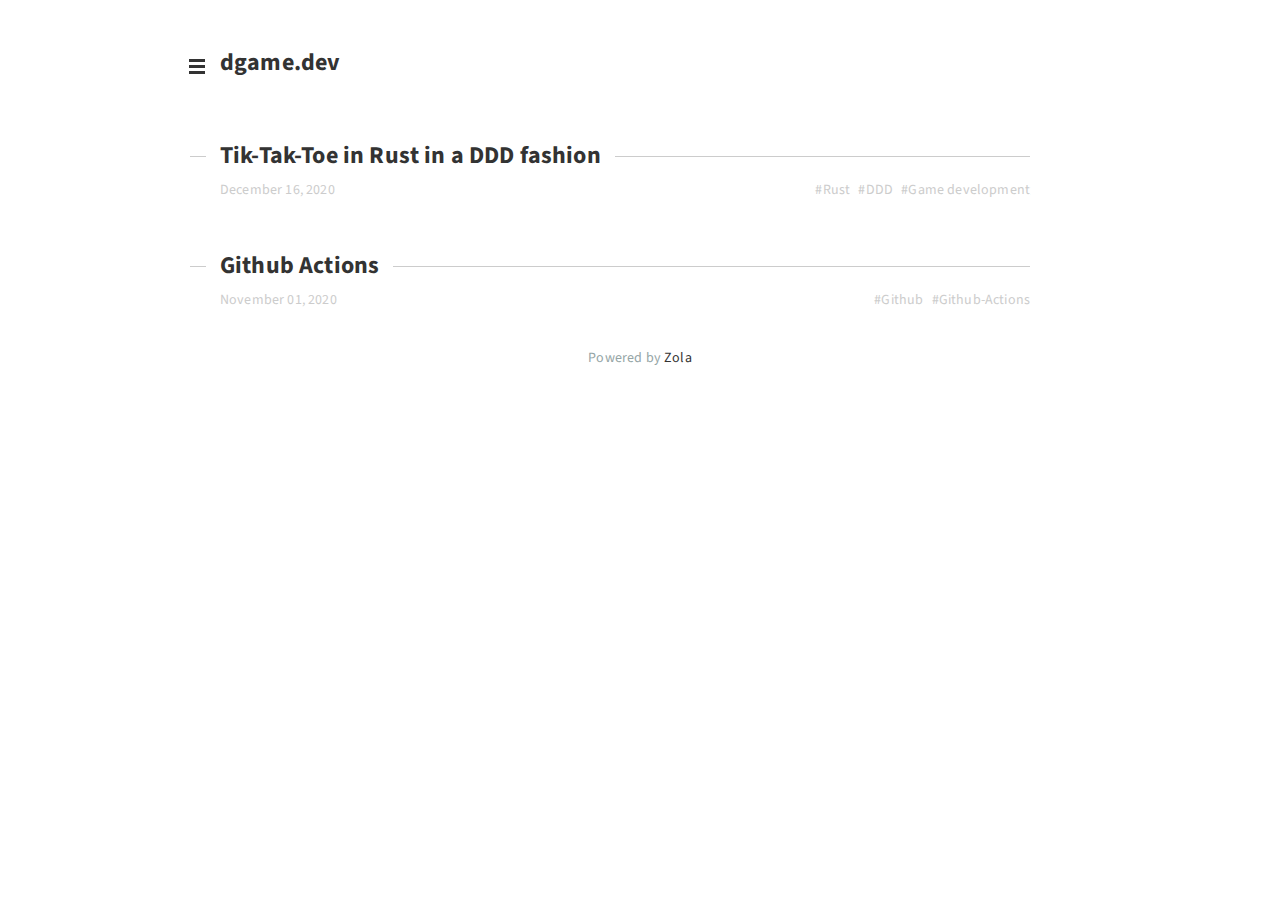
<file: index.html>
<!DOCTYPE html>
<html lang="en">

<head>
    <meta http-equiv="content-type" content="text/html; charset=utf-8">
    <meta name="viewport" content="width=device-width, initial-scale=1.0, maximum-scale=1">
    <title>dgame.dev</title>
    <link rel="stylesheet" href="https:&#x2F;&#x2F;dgame.github.io&#x2F;blog&#x2F;slim.css">
    <link href='https://fonts.googleapis.com/css?family=Source+Sans+Pro:400,700|Source+Code+Pro' rel='stylesheet'
        type='text/css'>
    
    


</head>

<body>
    <div class="container">
        
<div class="header">
    <h1 class="site-title"><a href="https:&#x2F;&#x2F;dgame.github.io&#x2F;blog">dgame.dev</a></h1>
    <p class="site-tagline"></p>
    <div class="nav">
        <a class="nav-btn" href="#">
            <span class="ci ci-burger"></span>
        </a>
        <ul class="nav-list">
            
            <li class="spacer">&ac;</li>
            
            
            <li><a href="https://github.com/Dgame">Github</a></li>
            
            <li><a href="https://app.matched.io/profiles/d/3aa34e18-46c2-4fde-bb5a-a3cd0cfd13a9/">matched.io</a></li>
            
            
        </ul>
    </div>
</div>

        <div class="content">
            <div class="posts">
                



<div class="post">
    
<h2 class="post-title"><a href="https:&#x2F;&#x2F;dgame.github.io&#x2F;blog&#x2F;tik-take-toe-in-rust-in-a-ddd-fashion&#x2F;">Tik-Tak-Toe in Rust in a DDD fashion</a></h2>
<div class="post-header">
    <span class="post-date">December 16, 2020</span>
    
    <div class="post-tags">
        
        <span class="post-tag">#<a href="https://dgame.github.io/blog/tags/rust/">Rust</a></span>
        
        <span class="post-tag">#<a href="https://dgame.github.io/blog/tags/ddd/">DDD</a></span>
        
        <span class="post-tag">#<a href="https://dgame.github.io/blog/tags/game-development/">Game development</a></span>
        
    </div>
    
</div>

    
    
    
</div>

<div class="post">
    
<h2 class="post-title"><a href="https:&#x2F;&#x2F;dgame.github.io&#x2F;blog&#x2F;github-actions&#x2F;">Github Actions</a></h2>
<div class="post-header">
    <span class="post-date">November 01, 2020</span>
    
    <div class="post-tags">
        
        <span class="post-tag">#<a href="https://dgame.github.io/blog/tags/github/">Github</a></span>
        
        <span class="post-tag">#<a href="https://dgame.github.io/blog/tags/github-actions/">Github-Actions</a></span>
        
    </div>
    
</div>

    
    
    
</div>




            </div>
            
        </div>
        
<div class="footer">
    
    <p>Powered by <a href="https://getzola.org">Zola</a></p>
    
</div>

    </div>
    <script src="https:&#x2F;&#x2F;dgame.github.io&#x2F;blog&#x2F;js&#x2F;slim.js"></script>
    


</body>

</html>
</file>
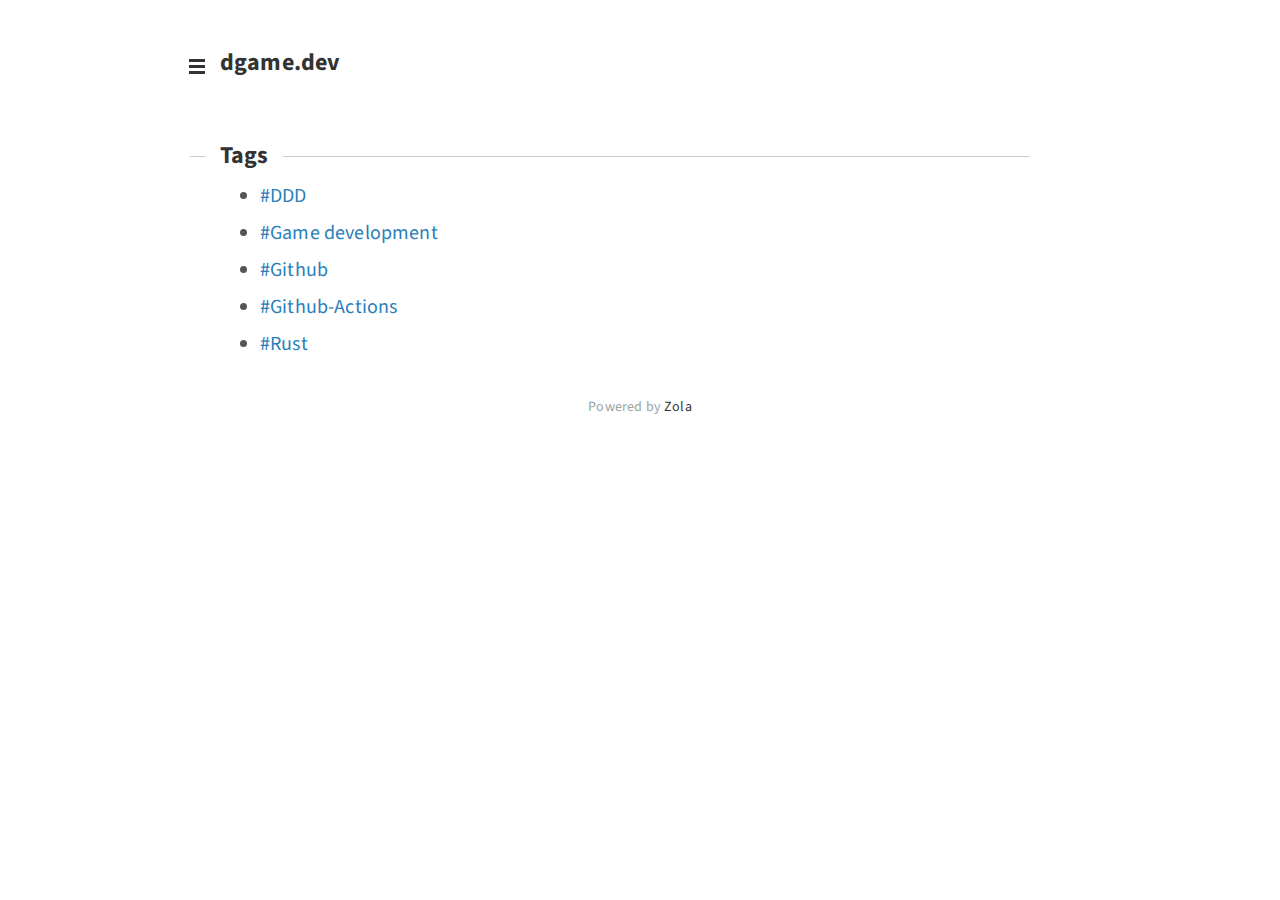
<file: tags/index.html>
<!DOCTYPE html>
<html lang="en">

<head>
    <meta http-equiv="content-type" content="text/html; charset=utf-8">
    <meta name="viewport" content="width=device-width, initial-scale=1.0, maximum-scale=1">
    <title>
Tags &middot; dgame.dev
</title>
    <link rel="stylesheet" href="https:&#x2F;&#x2F;dgame.github.io&#x2F;blog&#x2F;slim.css">
    <link href='https://fonts.googleapis.com/css?family=Source+Sans+Pro:400,700|Source+Code+Pro' rel='stylesheet'
        type='text/css'>
    
    
</head>

<body>
    <div class="container">
        
<div class="header">
    <h1 class="site-title"><a href="https:&#x2F;&#x2F;dgame.github.io&#x2F;blog">dgame.dev</a></h1>
    <p class="site-tagline"></p>
    <div class="nav">
        <a class="nav-btn" href="#">
            <span class="ci ci-burger"></span>
        </a>
        <ul class="nav-list">
            
            <li class="spacer">&ac;</li>
            
            
            <li><a href="https://github.com/Dgame">Github</a></li>
            
            <li><a href="https://app.matched.io/profiles/d/3aa34e18-46c2-4fde-bb5a-a3cd0cfd13a9/">matched.io</a></li>
            
            
        </ul>
    </div>
</div>

        <div class="content">
            <div class="posts">
                
<div class="post">
    <h2 class="post-title"><a href="https:&#x2F;&#x2F;dgame.github.io&#x2F;blog&#x2F;tags&#x2F;">Tags</a></h2>
    <ul class="tag-list">
        
        <li><a href="https:&#x2F;&#x2F;dgame.github.io&#x2F;blog&#x2F;tags&#x2F;ddd&#x2F;">#DDD</a></li>
        
        <li><a href="https:&#x2F;&#x2F;dgame.github.io&#x2F;blog&#x2F;tags&#x2F;game-development&#x2F;">#Game development</a></li>
        
        <li><a href="https:&#x2F;&#x2F;dgame.github.io&#x2F;blog&#x2F;tags&#x2F;github&#x2F;">#Github</a></li>
        
        <li><a href="https:&#x2F;&#x2F;dgame.github.io&#x2F;blog&#x2F;tags&#x2F;github-actions&#x2F;">#Github-Actions</a></li>
        
        <li><a href="https:&#x2F;&#x2F;dgame.github.io&#x2F;blog&#x2F;tags&#x2F;rust&#x2F;">#Rust</a></li>
        
    </ul>
</div>

            </div>
            
        </div>
        
<div class="footer">
    
    <p>Powered by <a href="https://getzola.org">Zola</a></p>
    
</div>

    </div>
    <script src="https:&#x2F;&#x2F;dgame.github.io&#x2F;blog&#x2F;js&#x2F;slim.js"></script>
    
</body>

</html>
</file>
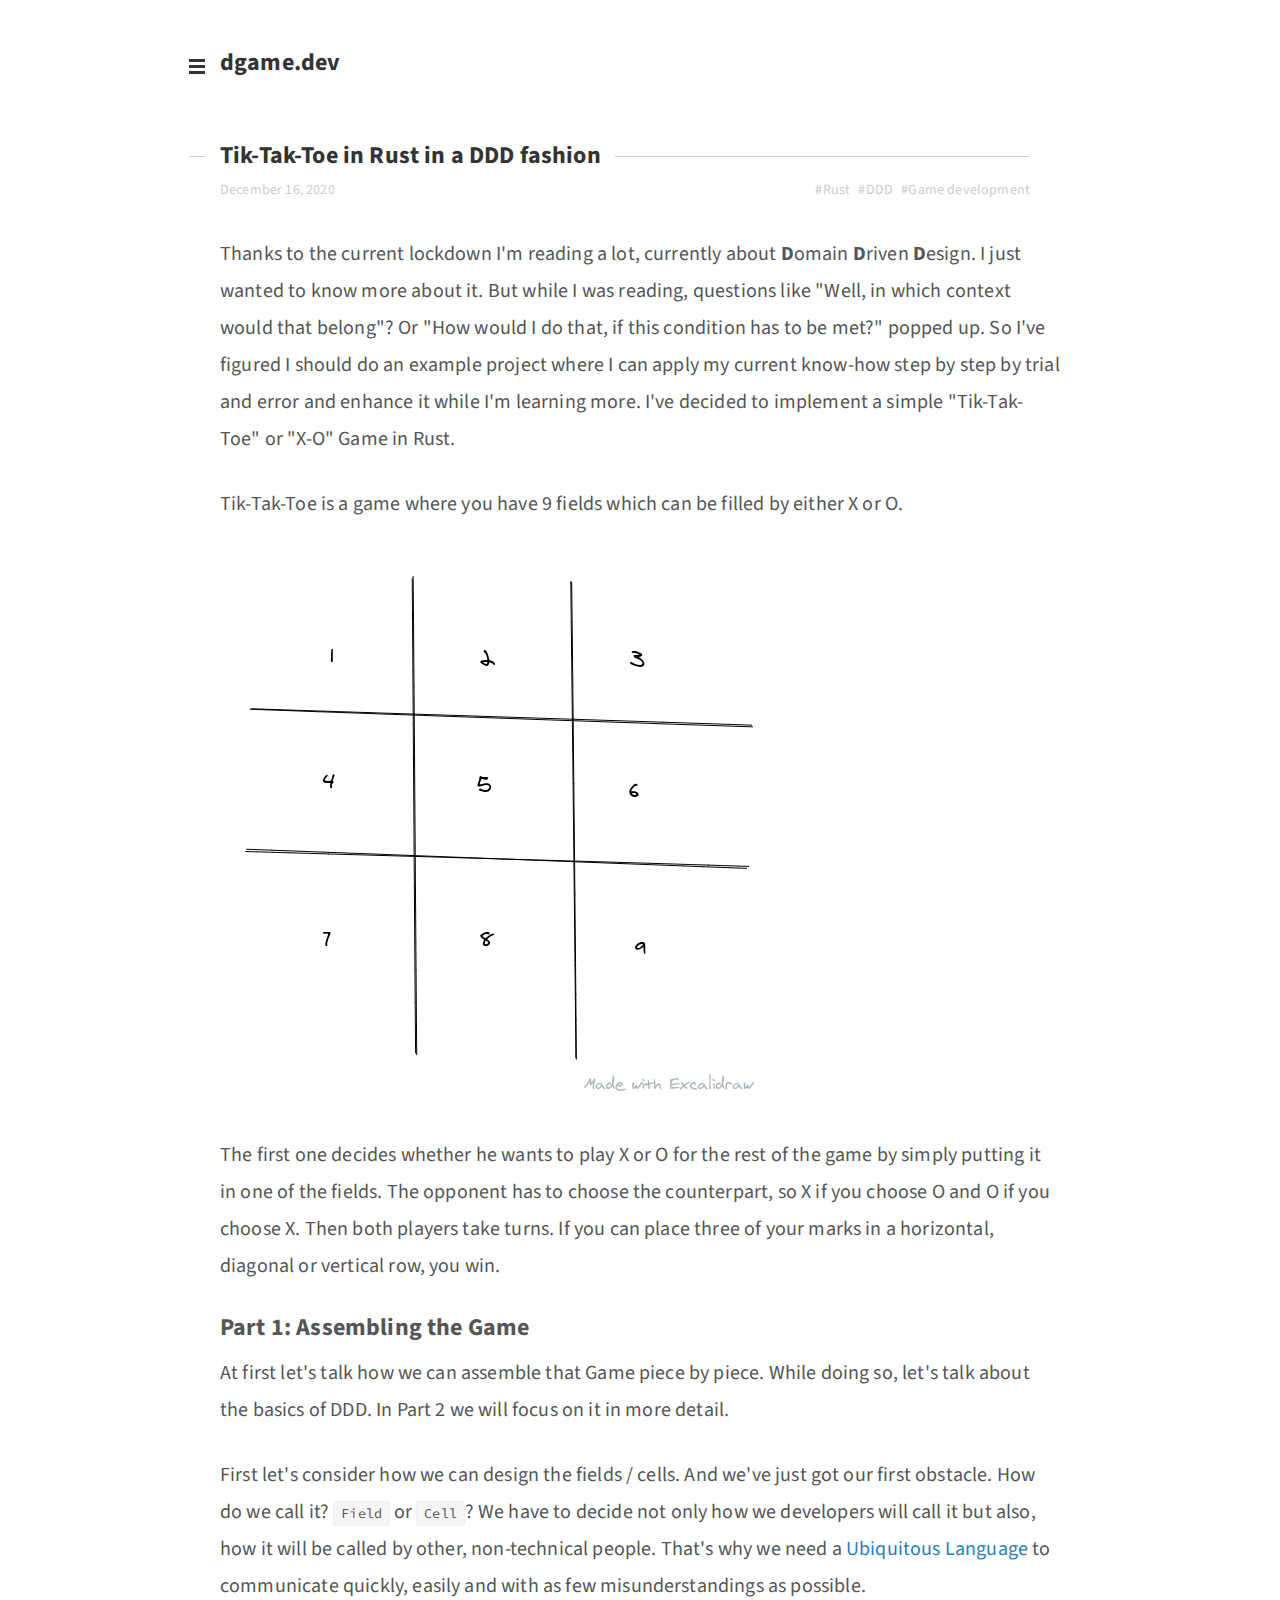
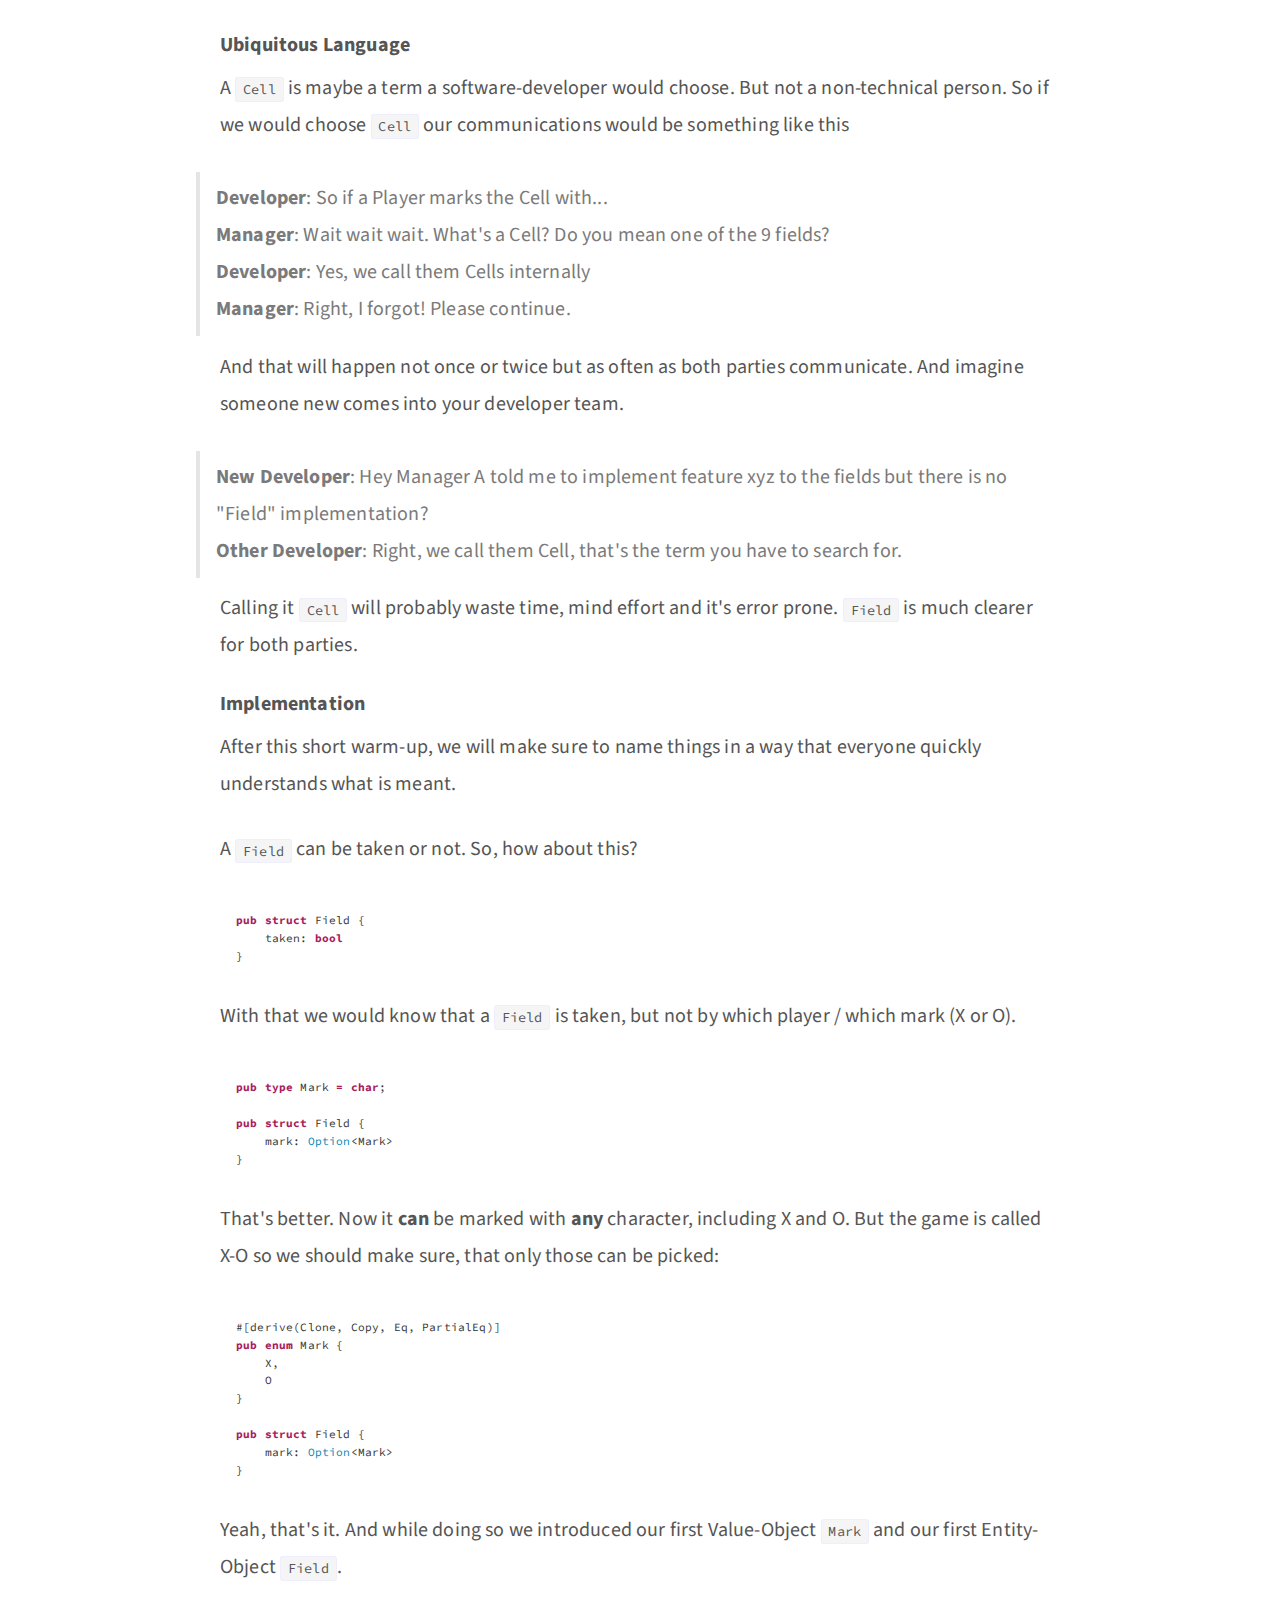
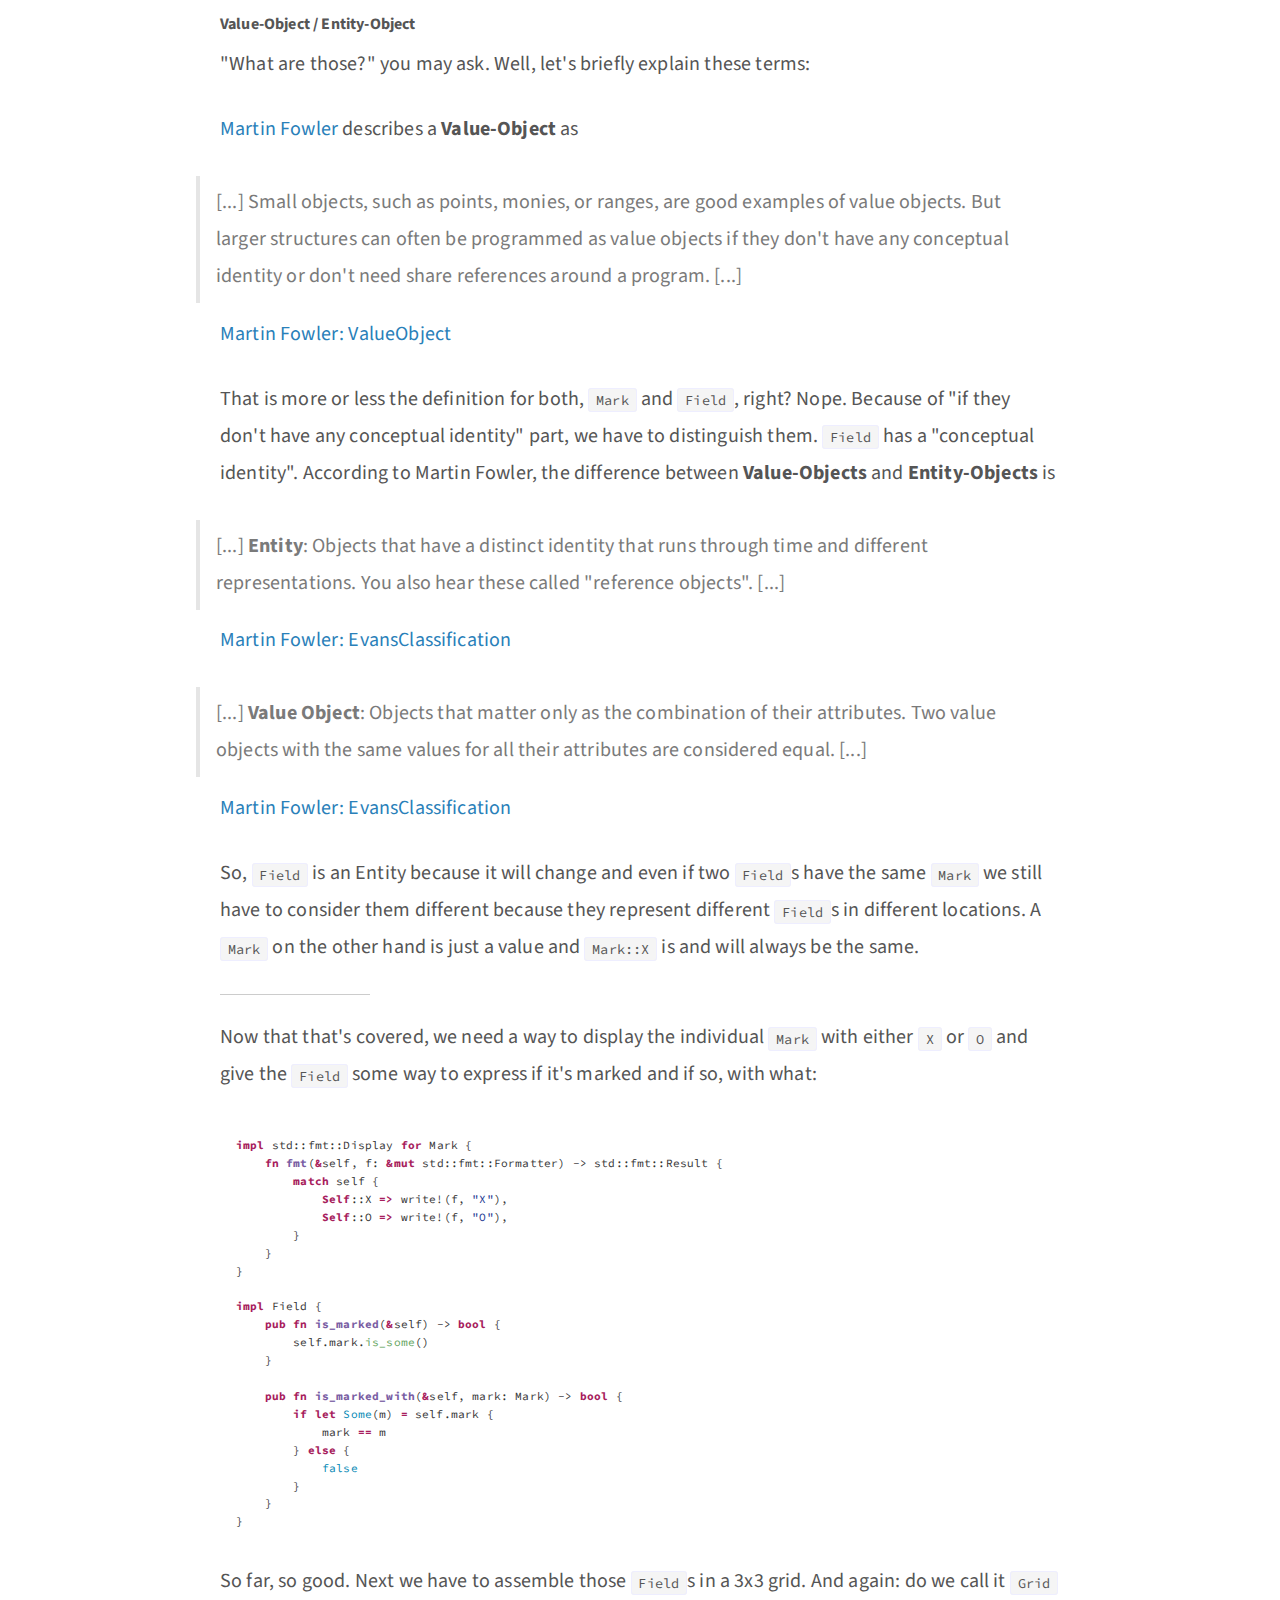
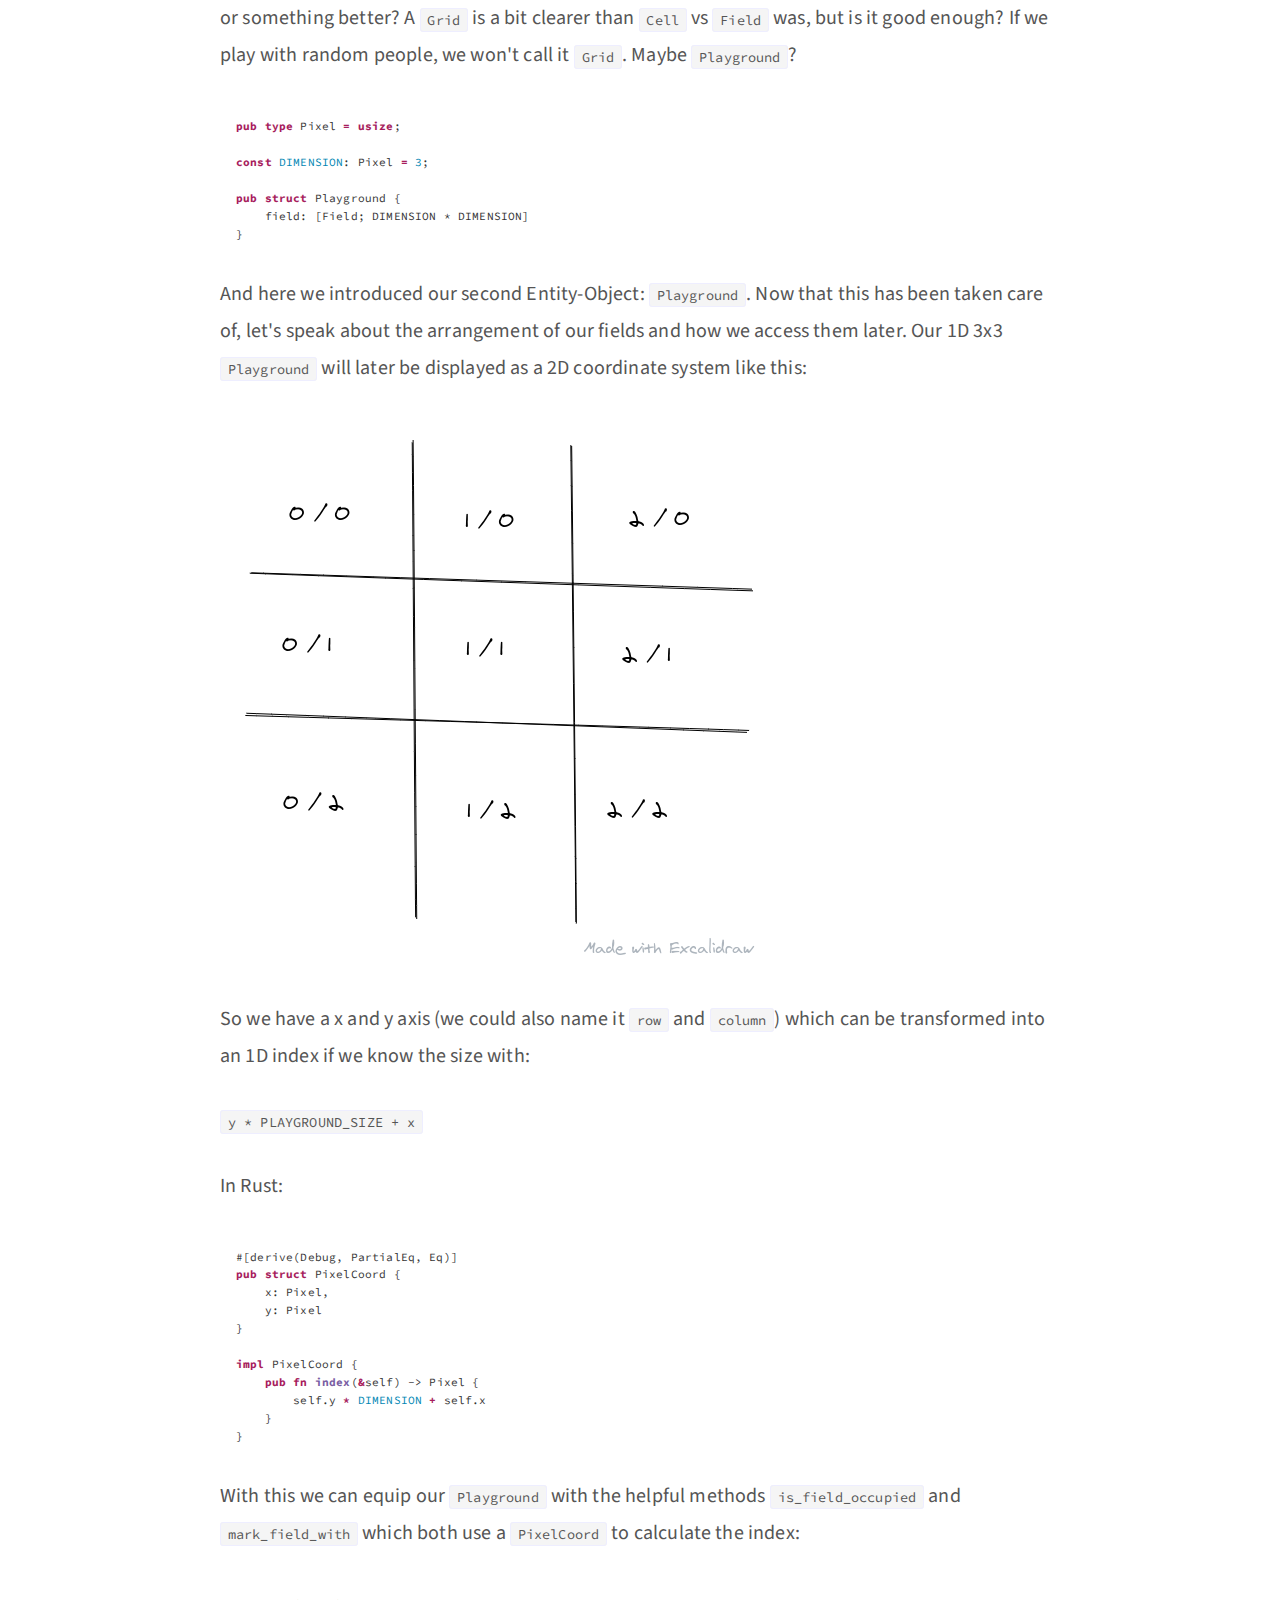
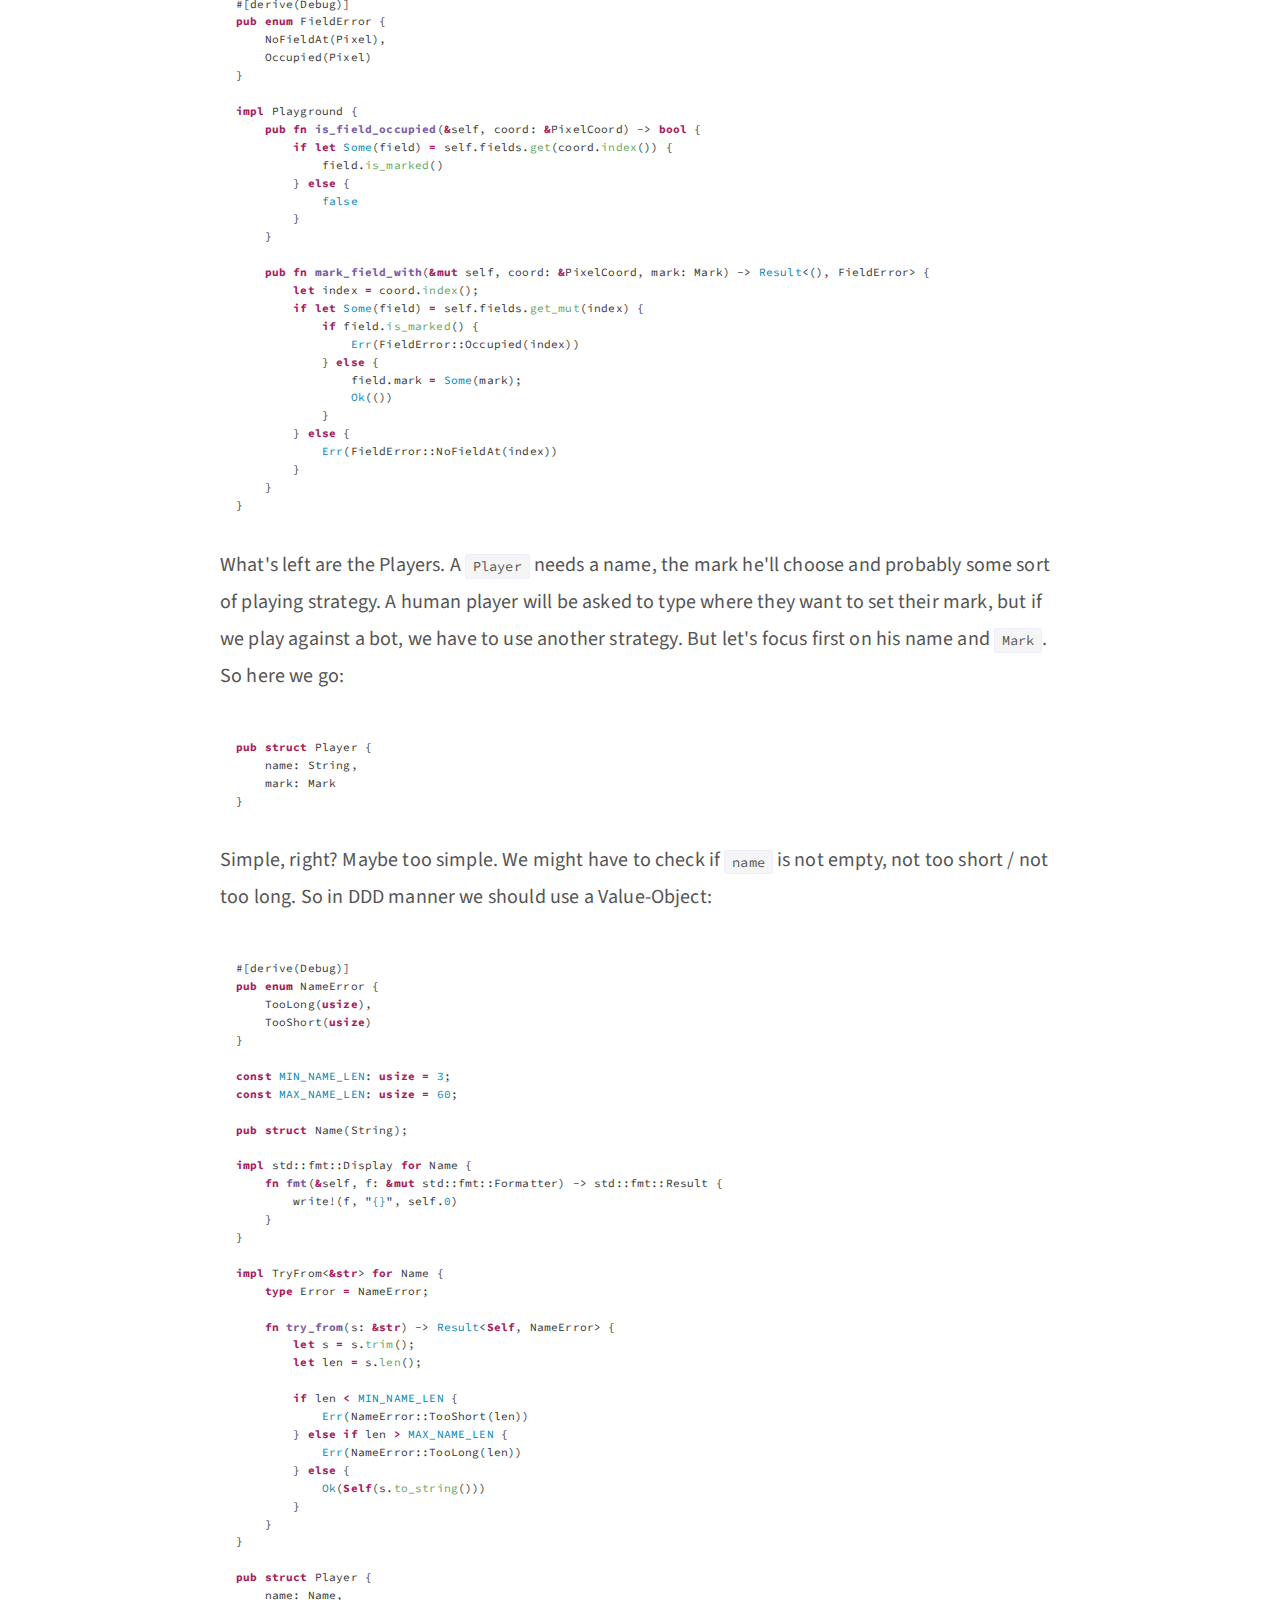
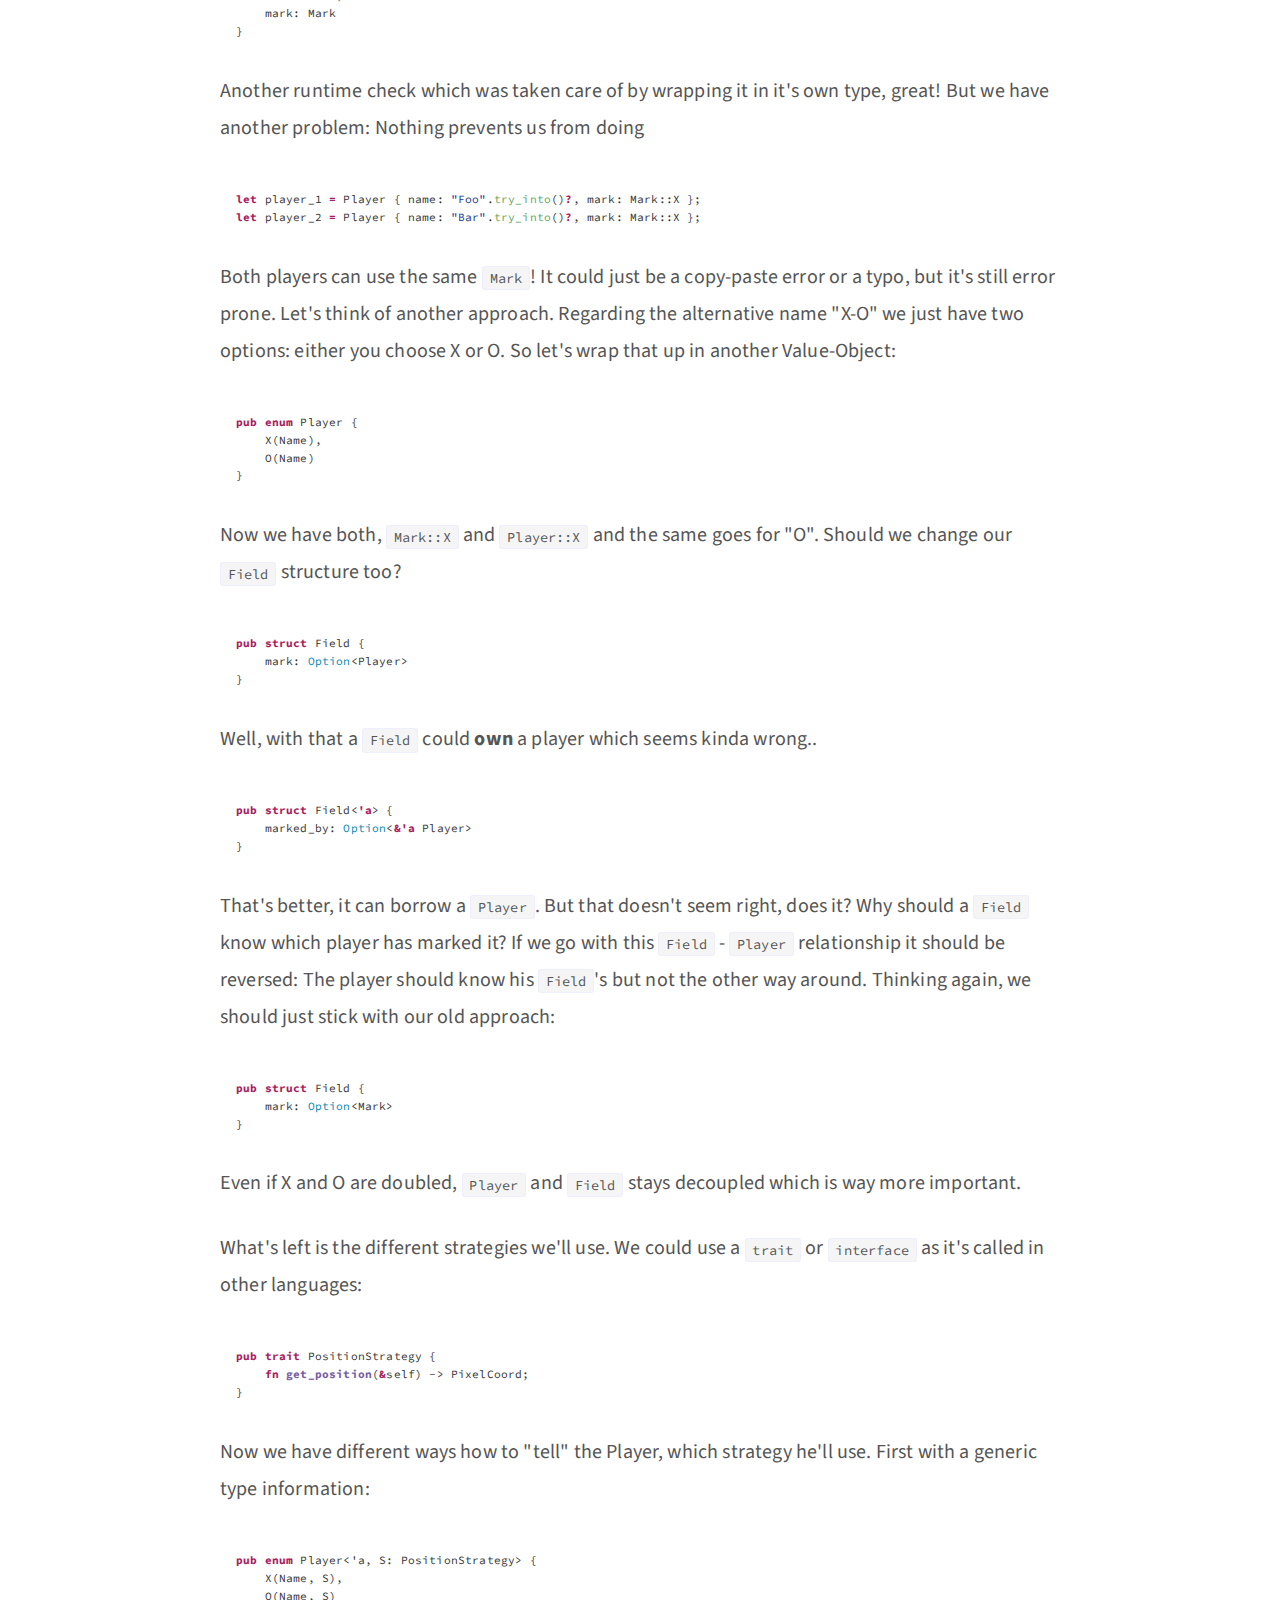
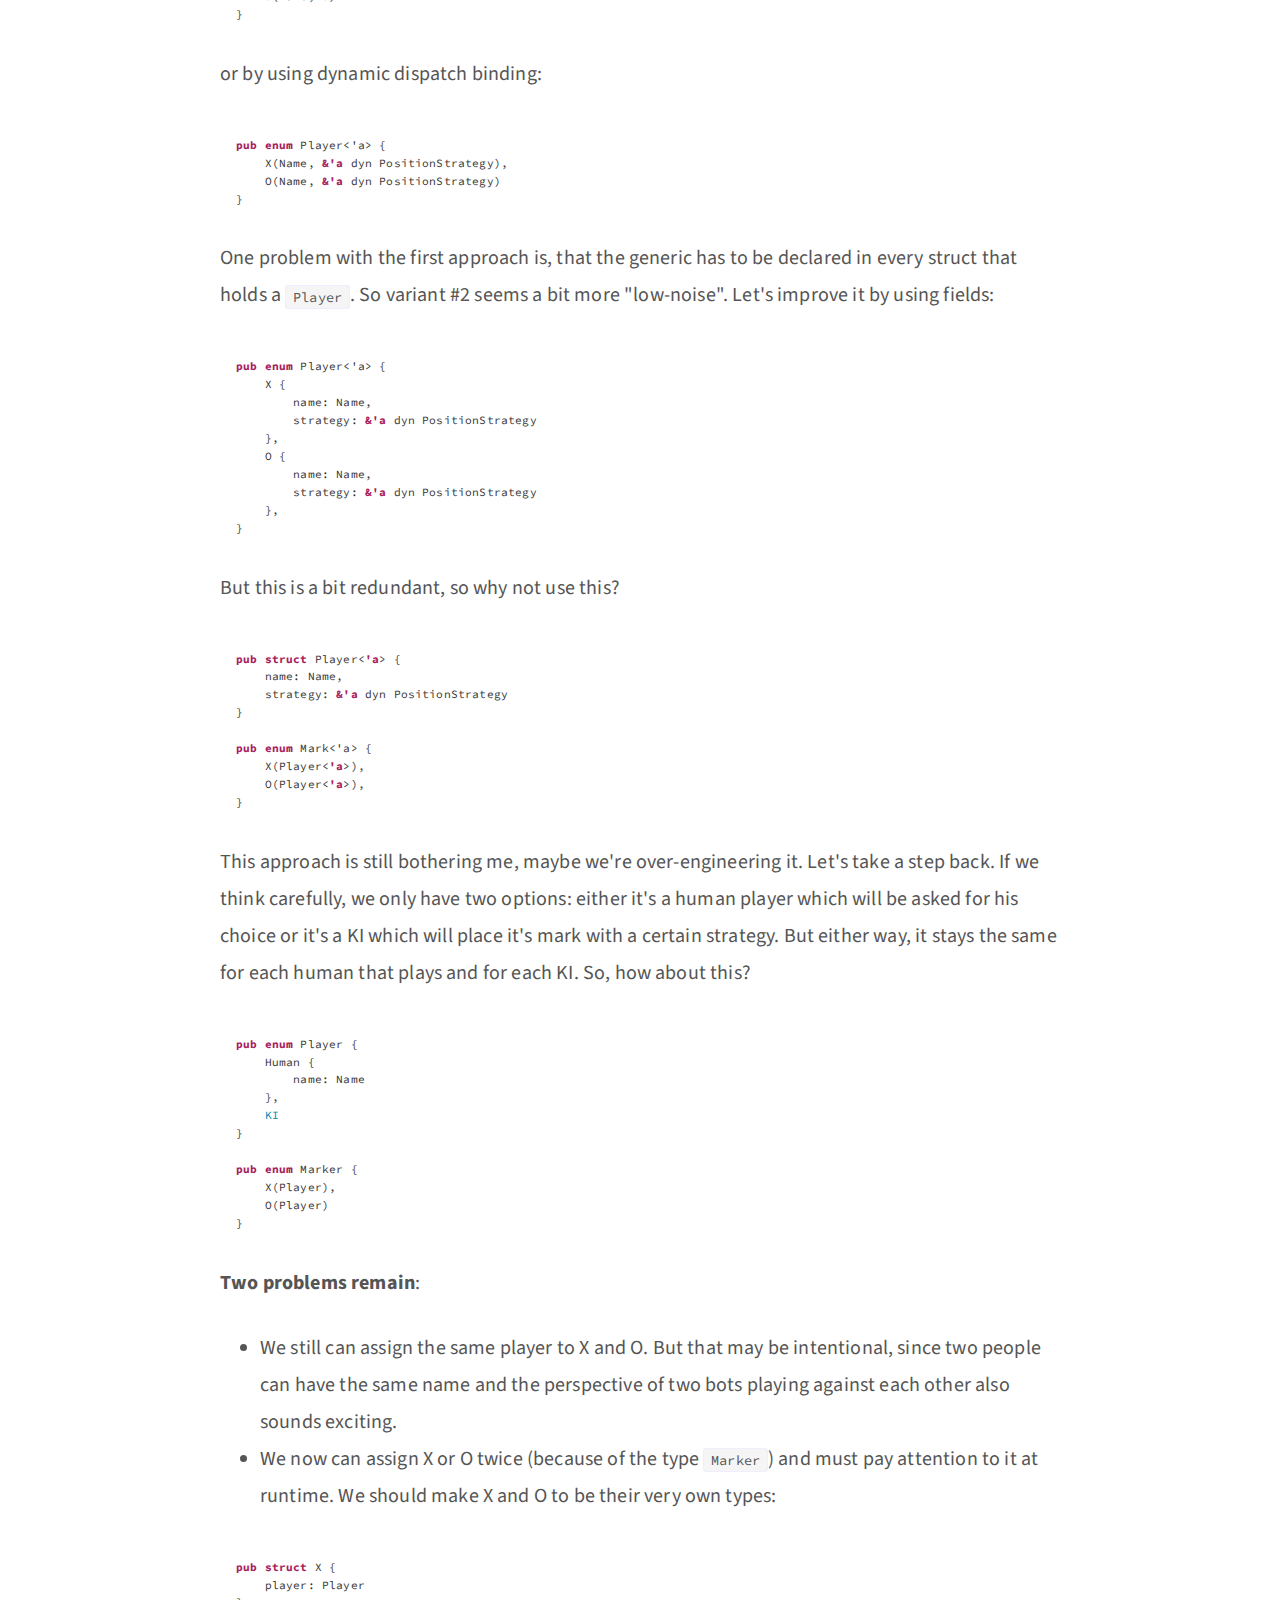
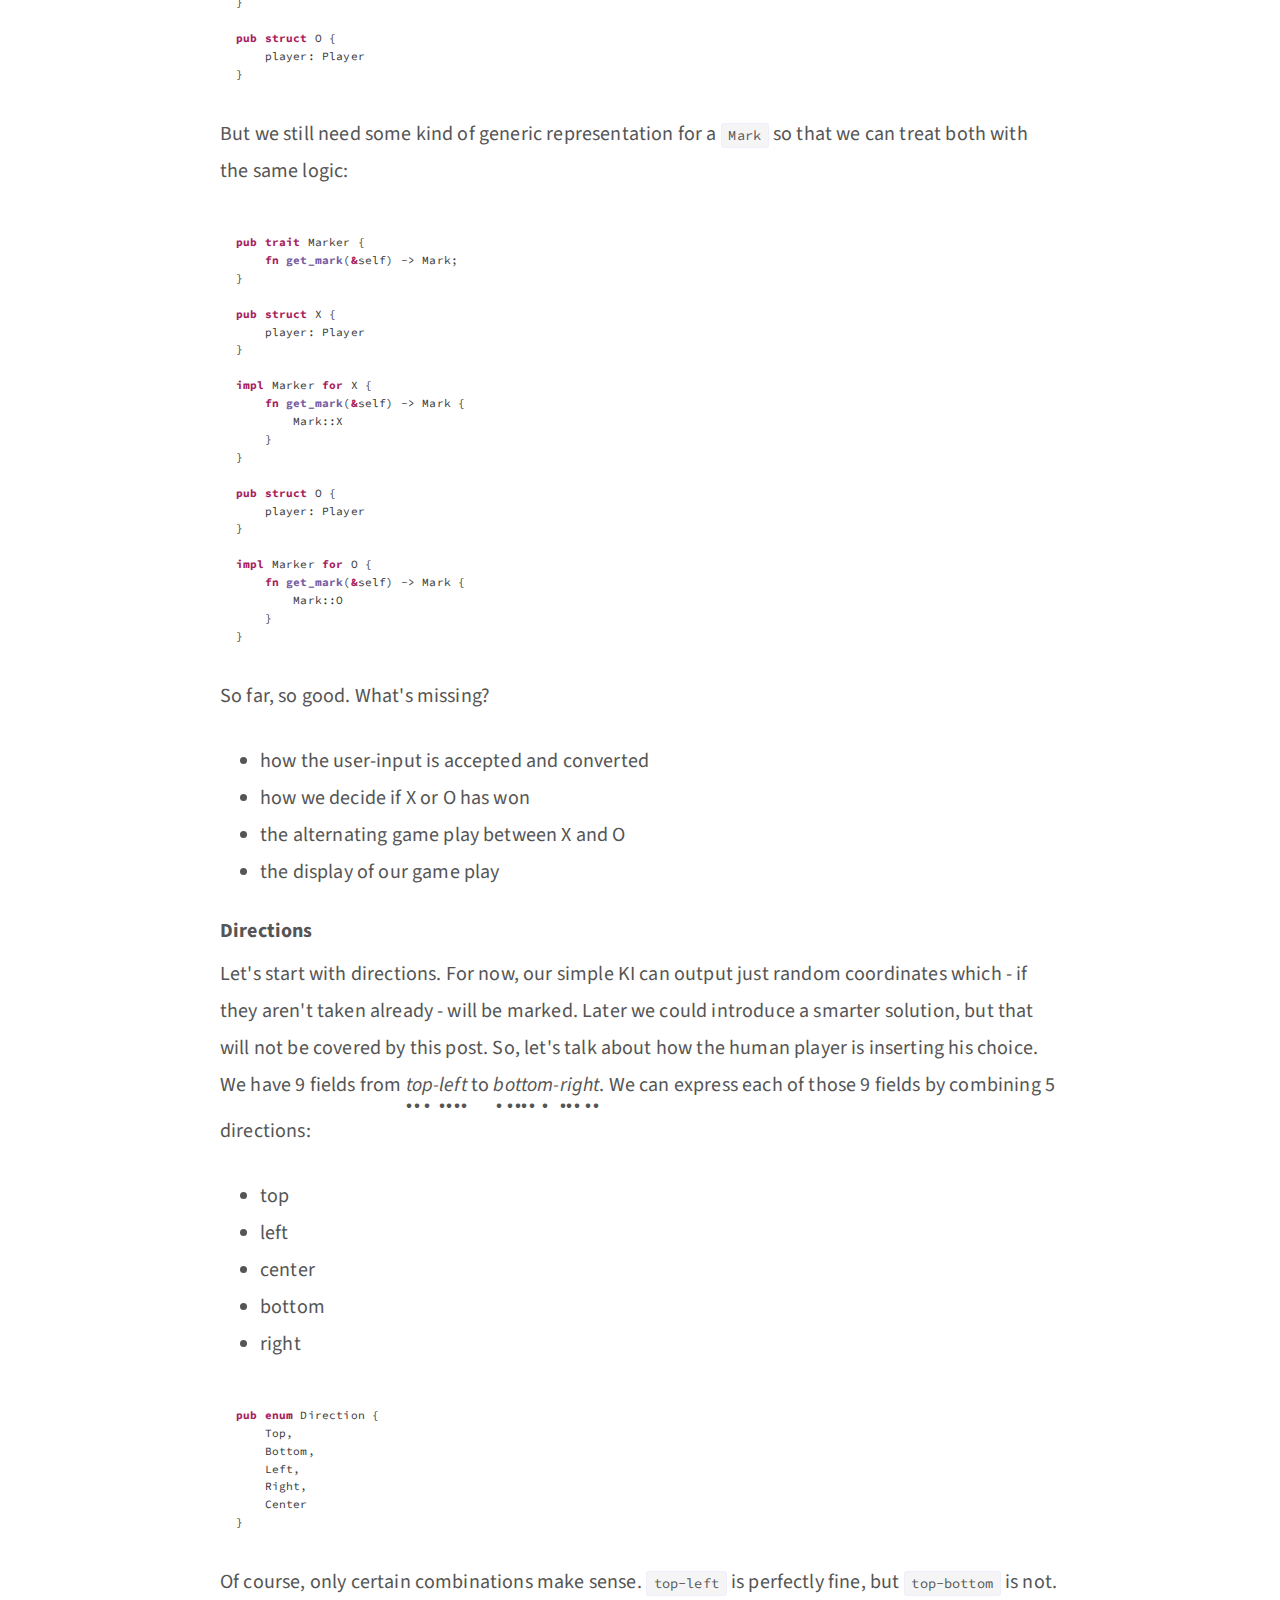
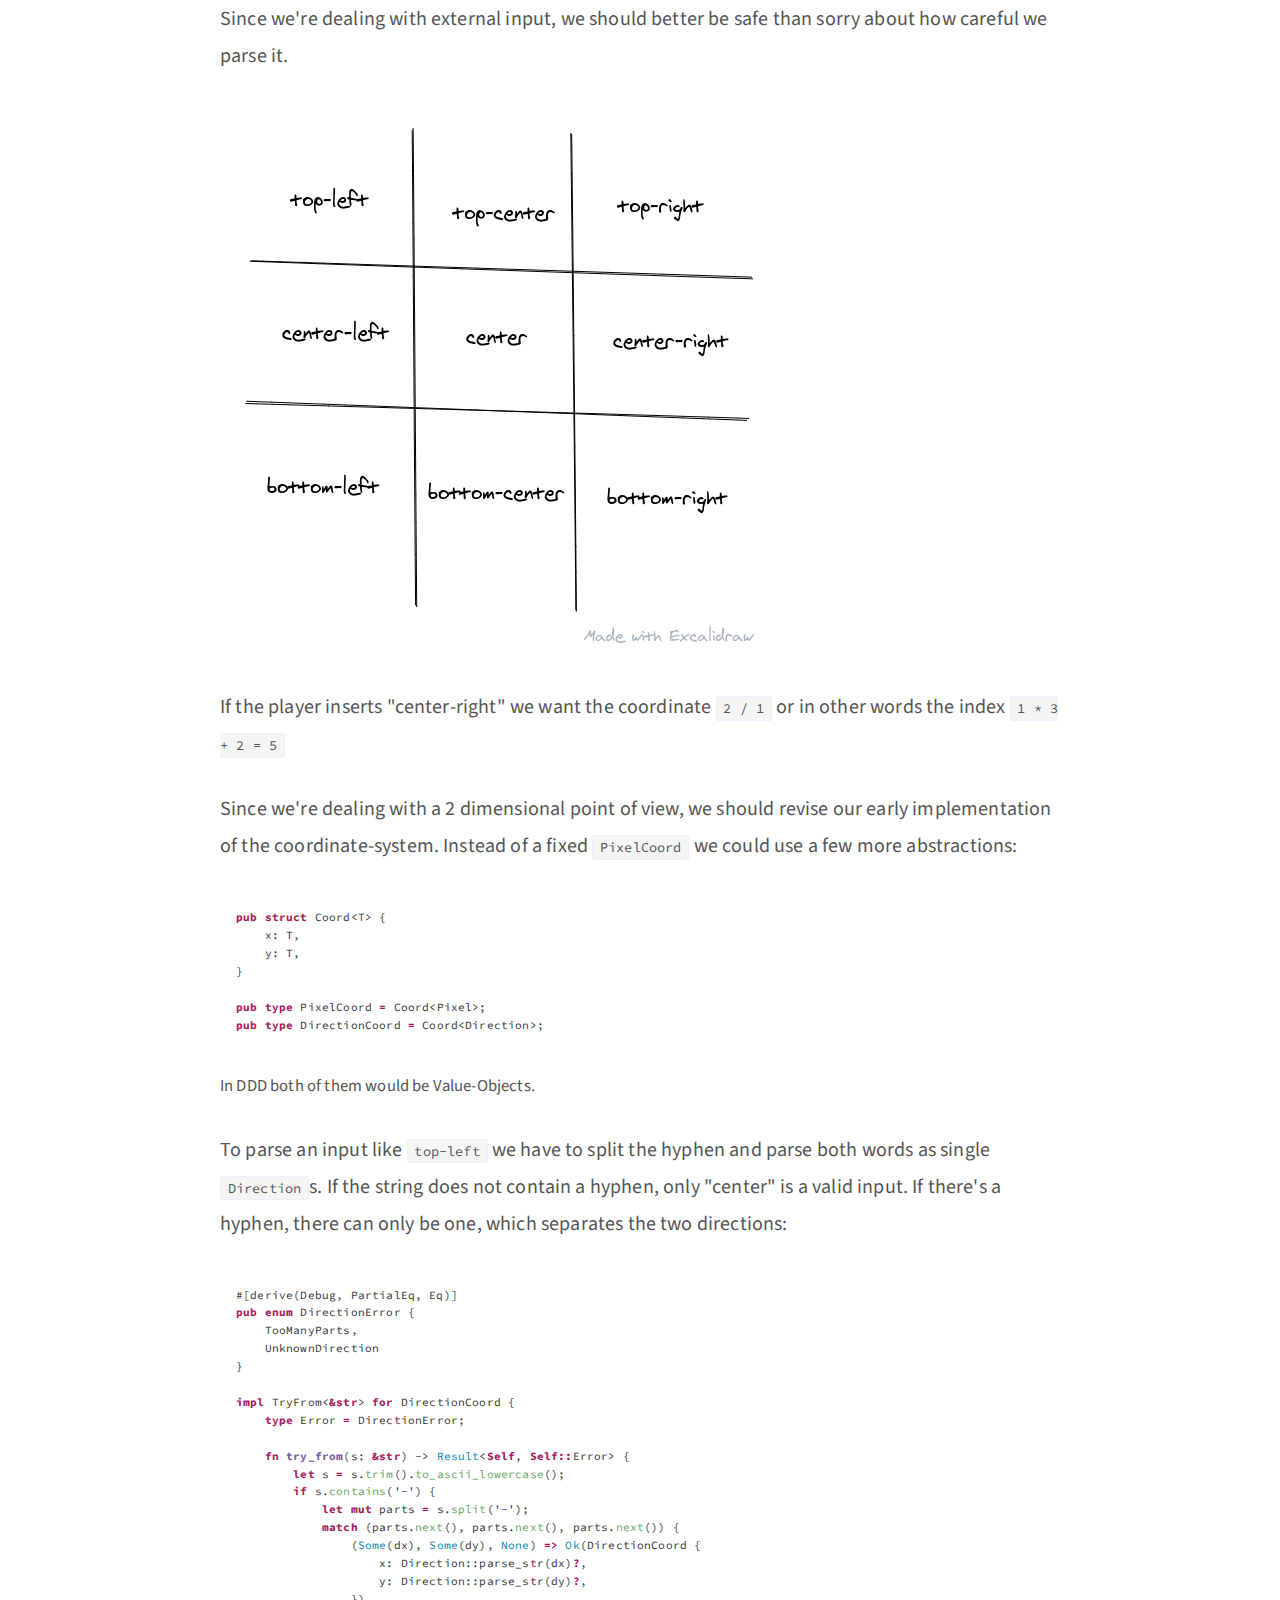
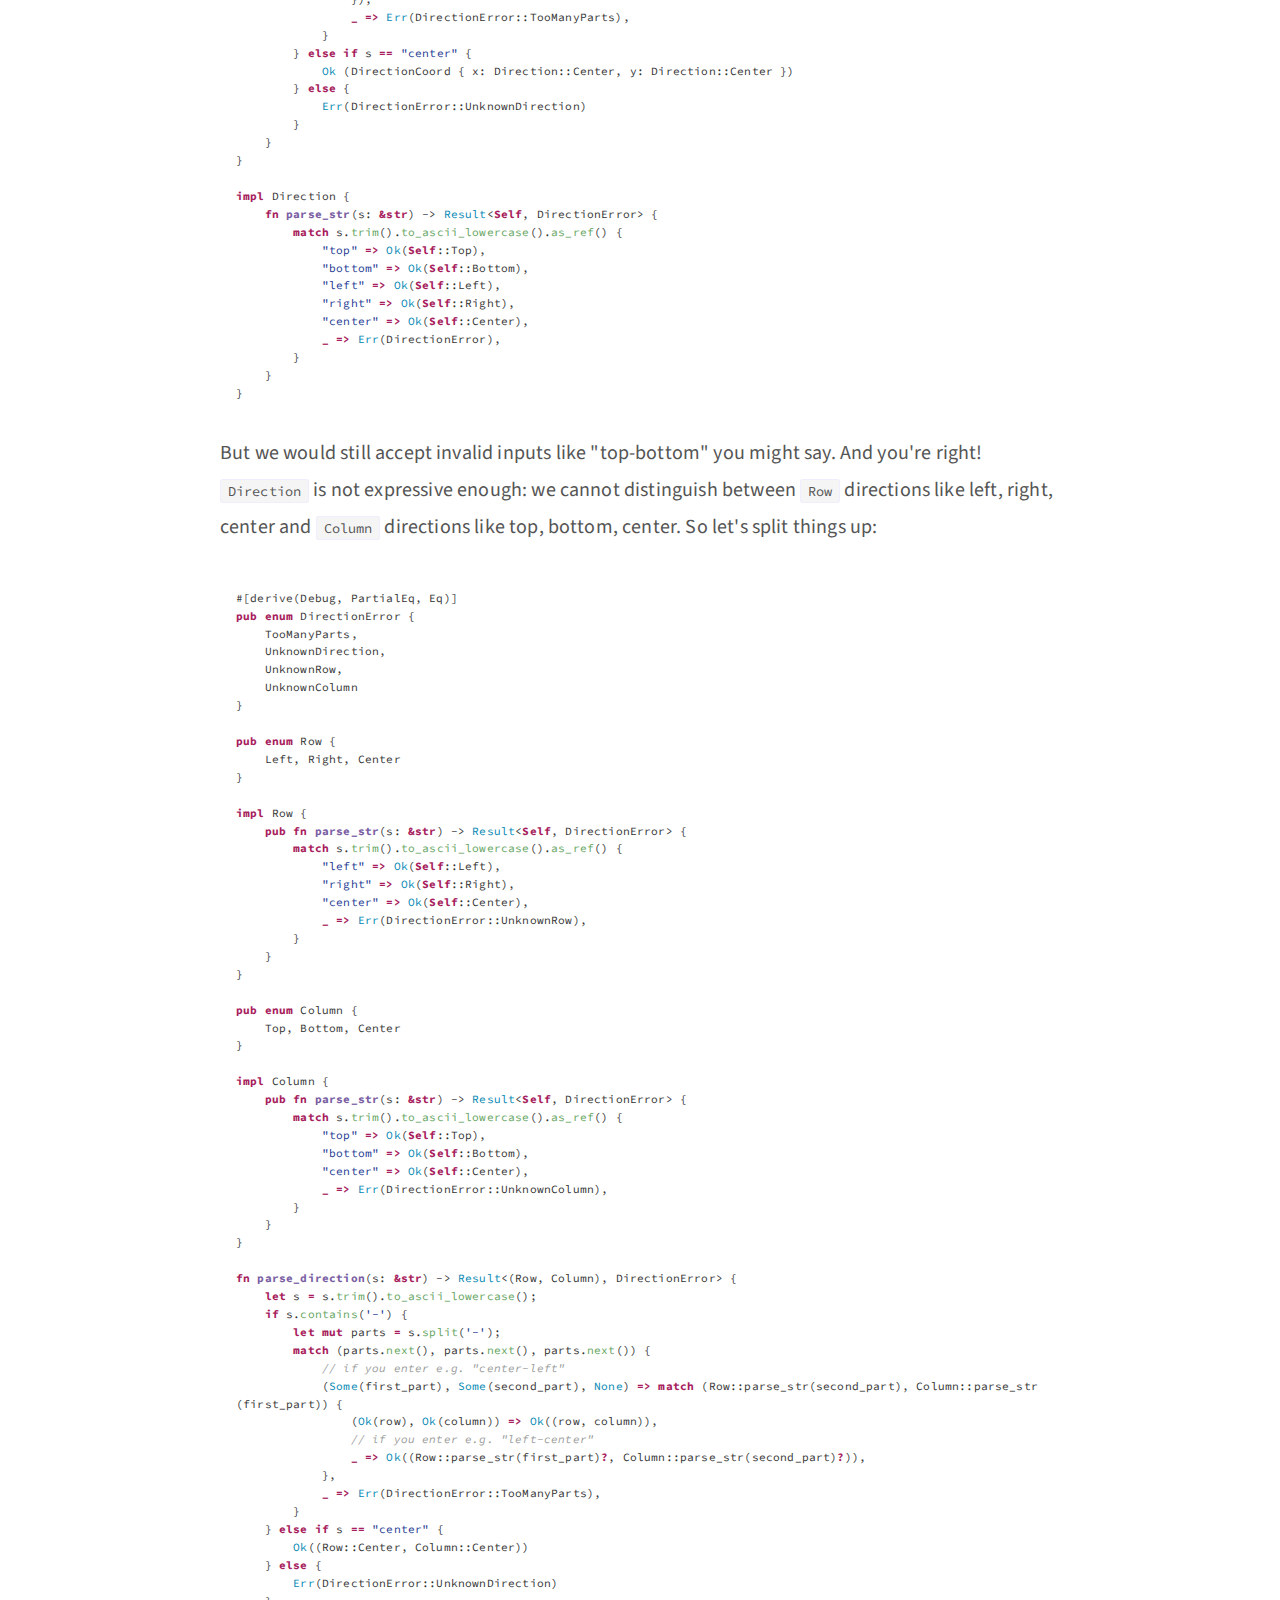
<file: tik-take-toe-in-rust-in-a-ddd-fashion/index.html>
<!DOCTYPE html>
<html lang="en">

<head>
    <meta http-equiv="content-type" content="text/html; charset=utf-8">
    <meta name="viewport" content="width=device-width, initial-scale=1.0, maximum-scale=1">
    <title>
Tik-Tak-Toe in Rust in a DDD fashion &middot; dgame.dev
</title>
    <link rel="stylesheet" href="https:&#x2F;&#x2F;dgame.github.io&#x2F;blog&#x2F;slim.css">
    <link href='https://fonts.googleapis.com/css?family=Source+Sans+Pro:400,700|Source+Code+Pro' rel='stylesheet'
        type='text/css'>
    
    
</head>

<body>
    <div class="container">
        
<div class="header">
    <h1 class="site-title"><a href="https:&#x2F;&#x2F;dgame.github.io&#x2F;blog">dgame.dev</a></h1>
    <p class="site-tagline"></p>
    <div class="nav">
        <a class="nav-btn" href="#">
            <span class="ci ci-burger"></span>
        </a>
        <ul class="nav-list">
            
            <li class="spacer">&ac;</li>
            
            
            <li><a href="https://github.com/Dgame">Github</a></li>
            
            <li><a href="https://app.matched.io/profiles/d/3aa34e18-46c2-4fde-bb5a-a3cd0cfd13a9/">matched.io</a></li>
            
            
        </ul>
    </div>
</div>

        <div class="content">
            <div class="posts">
                
<div class="post">
    
    
<h2 class="post-title"><a href="https:&#x2F;&#x2F;dgame.github.io&#x2F;blog&#x2F;tik-take-toe-in-rust-in-a-ddd-fashion&#x2F;">Tik-Tak-Toe in Rust in a DDD fashion</a></h2>
<div class="post-header">
    <span class="post-date">December 16, 2020</span>
    
    <div class="post-tags">
        
        <span class="post-tag">#<a href="https://dgame.github.io/blog/tags/rust/">Rust</a></span>
        
        <span class="post-tag">#<a href="https://dgame.github.io/blog/tags/ddd/">DDD</a></span>
        
        <span class="post-tag">#<a href="https://dgame.github.io/blog/tags/game-development/">Game development</a></span>
        
    </div>
    
</div>

    <div class="post-content">
        <p>Thanks to the current lockdown I'm reading a lot, currently about <strong>D</strong>omain <strong>D</strong>riven <strong>D</strong>esign. I just wanted to know more about it. But while I was reading, questions like &quot;Well, in which context would that belong&quot;? Or &quot;How would I do that, if this condition has to be met?&quot; popped up. So I've figured I should do an example project where I can apply my current know-how step by step by trial and error and enhance it while I'm learning more. I've decided to implement a simple &quot;Tik-Tak-Toe&quot; or &quot;X-O&quot; Game in Rust.</p>
<p>Tik-Tak-Toe is a game where you have 9 fields which can be filled by either X or O.</p>
<p><img src="https://dgame.github.io/blog/tik-take-toe-in-rust-in-a-ddd-fashion/tik-take-toe.png" alt="Tik-Tak-Toe" /></p>
<p>The first one decides whether he wants to play X or O for the rest of the game
by simply putting it in one of the fields. The opponent has to choose the
counterpart, so X if you choose O and O if you choose X. Then both players take turns. If you can place three of your marks in a horizontal, diagonal or vertical row, you win.</p>
<h2 id="part-1-assembling-the-game">Part 1: Assembling the Game</h2>
<p>At first let's talk how we can assemble that Game piece by piece. While doing so, let's talk about the basics of DDD. In Part 2 we will focus on it in more detail.</p>
<p>First let's consider how we can design the fields / cells. And we've just got our first obstacle. How do we call it? <code>Field</code> or <code>Cell</code>? We have to decide not only how we developers will call it but also, how it will be called by other, non-technical people. That's why we need a <a href="https://martinfowler.com/bliki/UbiquitousLanguage.html">Ubiquitous Language</a> to communicate quickly, easily and with as few misunderstandings as possible.</p>
<h3 id="ubiquitous-language">Ubiquitous Language</h3>
<p>A <code>Cell</code> is maybe a term a software-developer would choose. But not a non-technical person. So if we would choose <code>Cell</code> our communications would be something like this</p>
<blockquote>
<strong>Developer</strong>: So if a Player marks the Cell with...<br />
<strong>Manager</strong>: Wait wait wait. What's a Cell? Do you mean one of the 9 fields?<br />
<strong>Developer</strong>: Yes, we call them Cells internally<br />
<strong>Manager</strong>: Right, I forgot! Please continue.
</blockquote>
<p>And that will happen not once or twice but as often as both parties communicate. And imagine someone new comes into your developer team.</p>
<blockquote>
<strong>New Developer</strong>: Hey Manager A told me to implement feature xyz to the fields but there is no "Field" implementation?<br />
<strong>Other Developer</strong>: Right, we call them Cell, that's the term you have to search for.
</blockquote>
<p>Calling it <code>Cell</code> will probably waste time, mind effort and it's error prone. <code>Field</code> is much clearer for both parties.</p>
<h3 id="implementation">Implementation</h3>
<p>After this short warm-up, we will make sure to name things in a way that everyone quickly understands what is meant.</p>
<p>A <code>Field</code> can be taken or not. So, how about this?</p>
<pre style="background-color:#ffffff;">
<code><span style="font-weight:bold;color:#a71d5d;">pub struct </span><span style="color:#323232;">Field {
    taken: </span><span style="font-weight:bold;color:#a71d5d;">bool
</span><span style="color:#323232;">}
</span></code></pre>
<p>With that we would know that a <code>Field</code> is taken, but not by which player / which mark (X or O).</p>
<pre style="background-color:#ffffff;">
<code><span style="font-weight:bold;color:#a71d5d;">pub type </span><span style="color:#323232;">Mark </span><span style="font-weight:bold;color:#a71d5d;">= char</span><span style="color:#323232;">;

</span><span style="font-weight:bold;color:#a71d5d;">pub struct </span><span style="color:#323232;">Field {
    mark: </span><span style="color:#0086b3;">Option</span><span style="color:#323232;">&lt;Mark&gt;
}
</span></code></pre>
<p>That's better. Now it <strong>can</strong> be marked with <strong>any</strong> character, including X and O. But the game is called X-O so we should make sure, that only those can be picked:</p>
<pre style="background-color:#ffffff;">
<code><span style="color:#323232;">#[derive(Clone, Copy, Eq, PartialEq)]
</span><span style="font-weight:bold;color:#a71d5d;">pub enum </span><span style="color:#323232;">Mark {
    X,
    O
}

</span><span style="font-weight:bold;color:#a71d5d;">pub struct </span><span style="color:#323232;">Field {
    mark: </span><span style="color:#0086b3;">Option</span><span style="color:#323232;">&lt;Mark&gt;
}
</span></code></pre>
<p>Yeah, that's it. And while doing so we introduced our first Value-Object <code>Mark</code> and our first Entity-Object <code>Field</code>.</p>
<h4 id="value-object-entity-object">Value-Object / Entity-Object</h4>
<p>&quot;What are those?&quot; you may ask. Well, let's briefly explain these terms:</p>
<p><a href="https://martinfowler.com/">Martin Fowler</a> describes a <strong>Value-Object</strong> as</p>
<blockquote>
[...]
Small objects, such as points, monies, or ranges, are good examples of value objects. But larger structures can often be programmed as value objects if they don't have any conceptual identity or don't need share references around a program.
[...]
</blockquote>
<p><a href="https://martinfowler.com/bliki/ValueObject.html">Martin Fowler: ValueObject</a></p>
<p>That is more or less the definition for both, <code>Mark</code> and <code>Field</code>, right? Nope. Because of &quot;if they don't have any conceptual identity&quot; part, we have to distinguish them. <code>Field</code> has a &quot;conceptual identity&quot;.
According to Martin Fowler, the difference between <strong>Value-Objects</strong> and <strong>Entity-Objects</strong> is</p>
<blockquote>
[...]
<strong>Entity</strong>: Objects that have a distinct identity that runs through time and different representations. You also hear these called "reference objects".
[...]
</blockquote>
<p><a href="https://martinfowler.com/bliki/EvansClassification.html">Martin Fowler: EvansClassification</a></p>
<blockquote>
[...]
<strong>Value Object</strong>: Objects that matter only as the combination of their attributes. Two value objects with the same values for all their attributes are considered equal.
[...]
</blockquote>
<p><a href="https://martinfowler.com/bliki/EvansClassification.html">Martin Fowler: EvansClassification</a></p>
<p>So, <code>Field</code> is an Entity because it will change and even if two <code>Field</code>s have the same <code>Mark</code> we  still have to consider them different because they represent different <code>Field</code>s in different locations.
A <code>Mark</code> on the other hand is just a value and <code>Mark::X</code> is and will always be the same.</p>
<hr />
<p>Now that that's covered, we need a way to display the individual <code>Mark</code> with either <code>X</code> or <code>O</code> and give the <code>Field</code> some way to express if it's marked and if so, with what:</p>
<pre style="background-color:#ffffff;">
<code><span style="font-weight:bold;color:#a71d5d;">impl </span><span style="color:#323232;">std::fmt::Display </span><span style="font-weight:bold;color:#a71d5d;">for </span><span style="color:#323232;">Mark {
    </span><span style="font-weight:bold;color:#a71d5d;">fn </span><span style="font-weight:bold;color:#795da3;">fmt</span><span style="color:#323232;">(</span><span style="font-weight:bold;color:#a71d5d;">&amp;</span><span style="color:#323232;">self, f: </span><span style="font-weight:bold;color:#a71d5d;">&amp;mut </span><span style="color:#323232;">std::fmt::Formatter) -&gt; std::fmt::Result {
        </span><span style="font-weight:bold;color:#a71d5d;">match </span><span style="color:#323232;">self {
            </span><span style="font-weight:bold;color:#a71d5d;">Self</span><span style="color:#323232;">::X </span><span style="font-weight:bold;color:#a71d5d;">=&gt; </span><span style="color:#323232;">write!(f, </span><span style="color:#183691;">&quot;X&quot;</span><span style="color:#323232;">),
            </span><span style="font-weight:bold;color:#a71d5d;">Self</span><span style="color:#323232;">::O </span><span style="font-weight:bold;color:#a71d5d;">=&gt; </span><span style="color:#323232;">write!(f, </span><span style="color:#183691;">&quot;O&quot;</span><span style="color:#323232;">),
        }
    }
}

</span><span style="font-weight:bold;color:#a71d5d;">impl </span><span style="color:#323232;">Field {
    </span><span style="font-weight:bold;color:#a71d5d;">pub fn </span><span style="font-weight:bold;color:#795da3;">is_marked</span><span style="color:#323232;">(</span><span style="font-weight:bold;color:#a71d5d;">&amp;</span><span style="color:#323232;">self) -&gt; </span><span style="font-weight:bold;color:#a71d5d;">bool </span><span style="color:#323232;">{
        self.mark.</span><span style="color:#62a35c;">is_some</span><span style="color:#323232;">()
    }

    </span><span style="font-weight:bold;color:#a71d5d;">pub fn </span><span style="font-weight:bold;color:#795da3;">is_marked_with</span><span style="color:#323232;">(</span><span style="font-weight:bold;color:#a71d5d;">&amp;</span><span style="color:#323232;">self, mark: Mark) -&gt; </span><span style="font-weight:bold;color:#a71d5d;">bool </span><span style="color:#323232;">{
        </span><span style="font-weight:bold;color:#a71d5d;">if let </span><span style="color:#0086b3;">Some</span><span style="color:#323232;">(m) </span><span style="font-weight:bold;color:#a71d5d;">= </span><span style="color:#323232;">self.mark {
            mark </span><span style="font-weight:bold;color:#a71d5d;">==</span><span style="color:#323232;"> m
        } </span><span style="font-weight:bold;color:#a71d5d;">else </span><span style="color:#323232;">{
            </span><span style="color:#0086b3;">false
        </span><span style="color:#323232;">}
    }
}
</span></code></pre>
<p>So far, so good. Next we have to assemble those <code>Field</code>s in a 3x3 grid. And again: do we call it <code>Grid</code> or something better? A <code>Grid</code> is a bit clearer than <code>Cell</code> vs <code>Field</code> was, but is it good enough? If we play with random people, we won't call it <code>Grid</code>. Maybe <code>Playground</code>?</p>
<pre style="background-color:#ffffff;">
<code><span style="font-weight:bold;color:#a71d5d;">pub type </span><span style="color:#323232;">Pixel </span><span style="font-weight:bold;color:#a71d5d;">= usize</span><span style="color:#323232;">;

</span><span style="font-weight:bold;color:#a71d5d;">const </span><span style="color:#0086b3;">DIMENSION</span><span style="color:#323232;">: Pixel </span><span style="font-weight:bold;color:#a71d5d;">= </span><span style="color:#0086b3;">3</span><span style="color:#323232;">;

</span><span style="font-weight:bold;color:#a71d5d;">pub struct </span><span style="color:#323232;">Playground {
    field: [Field; DIMENSION * DIMENSION]
}
</span></code></pre>
<p>And here we introduced our second Entity-Object: <code>Playground</code>.
Now that this has been taken care of, let's speak about the arrangement of our fields and how we access them later. Our 1D 3x3 <code>Playground</code> will later be displayed as a 2D coordinate system like this:</p>
<p><img src="https://dgame.github.io/blog/tik-take-toe-in-rust-in-a-ddd-fashion/tik-take-toe-coord.png" alt="Tik-Tak-Toe" /></p>
<p>So we have a x and y axis (we could also name it <code>row</code> and <code>column</code>) which can be transformed into an 1D index if we know the size with:</p>
<p><code>y * PLAYGROUND_SIZE + x</code></p>
<p>In Rust:</p>
<pre style="background-color:#ffffff;">
<code><span style="color:#323232;">#[derive(Debug, PartialEq, Eq)]
</span><span style="font-weight:bold;color:#a71d5d;">pub struct </span><span style="color:#323232;">PixelCoord {
    x: Pixel,
    y: Pixel
}

</span><span style="font-weight:bold;color:#a71d5d;">impl </span><span style="color:#323232;">PixelCoord {
    </span><span style="font-weight:bold;color:#a71d5d;">pub fn </span><span style="font-weight:bold;color:#795da3;">index</span><span style="color:#323232;">(</span><span style="font-weight:bold;color:#a71d5d;">&amp;</span><span style="color:#323232;">self) -&gt; Pixel {
        self.y </span><span style="font-weight:bold;color:#a71d5d;">* </span><span style="color:#0086b3;">DIMENSION </span><span style="font-weight:bold;color:#a71d5d;">+ </span><span style="color:#323232;">self.x
    }
}
</span></code></pre>
<p>With this we can equip our <code>Playground</code> with the helpful methods <code>is_field_occupied</code> and <code>mark_field_with</code> which both use a <code>PixelCoord</code> to calculate the index:</p>
<pre style="background-color:#ffffff;">
<code><span style="color:#323232;">#[derive(Debug)]
</span><span style="font-weight:bold;color:#a71d5d;">pub enum </span><span style="color:#323232;">FieldError {
    NoFieldAt(Pixel),
    Occupied(Pixel)
}

</span><span style="font-weight:bold;color:#a71d5d;">impl </span><span style="color:#323232;">Playground {
    </span><span style="font-weight:bold;color:#a71d5d;">pub fn </span><span style="font-weight:bold;color:#795da3;">is_field_occupied</span><span style="color:#323232;">(</span><span style="font-weight:bold;color:#a71d5d;">&amp;</span><span style="color:#323232;">self, coord: </span><span style="font-weight:bold;color:#a71d5d;">&amp;</span><span style="color:#323232;">PixelCoord) -&gt; </span><span style="font-weight:bold;color:#a71d5d;">bool </span><span style="color:#323232;">{
        </span><span style="font-weight:bold;color:#a71d5d;">if let </span><span style="color:#0086b3;">Some</span><span style="color:#323232;">(field) </span><span style="font-weight:bold;color:#a71d5d;">= </span><span style="color:#323232;">self.fields.</span><span style="color:#62a35c;">get</span><span style="color:#323232;">(coord.</span><span style="color:#62a35c;">index</span><span style="color:#323232;">()) {
            field.</span><span style="color:#62a35c;">is_marked</span><span style="color:#323232;">()
        } </span><span style="font-weight:bold;color:#a71d5d;">else </span><span style="color:#323232;">{
            </span><span style="color:#0086b3;">false
        </span><span style="color:#323232;">}
    }

    </span><span style="font-weight:bold;color:#a71d5d;">pub fn </span><span style="font-weight:bold;color:#795da3;">mark_field_with</span><span style="color:#323232;">(</span><span style="font-weight:bold;color:#a71d5d;">&amp;mut </span><span style="color:#323232;">self, coord: </span><span style="font-weight:bold;color:#a71d5d;">&amp;</span><span style="color:#323232;">PixelCoord, mark: Mark) -&gt; </span><span style="color:#0086b3;">Result</span><span style="color:#323232;">&lt;(), FieldError&gt; {
        </span><span style="font-weight:bold;color:#a71d5d;">let</span><span style="color:#323232;"> index </span><span style="font-weight:bold;color:#a71d5d;">=</span><span style="color:#323232;"> coord.</span><span style="color:#62a35c;">index</span><span style="color:#323232;">();
        </span><span style="font-weight:bold;color:#a71d5d;">if let </span><span style="color:#0086b3;">Some</span><span style="color:#323232;">(field) </span><span style="font-weight:bold;color:#a71d5d;">= </span><span style="color:#323232;">self.fields.</span><span style="color:#62a35c;">get_mut</span><span style="color:#323232;">(index) {
            </span><span style="font-weight:bold;color:#a71d5d;">if</span><span style="color:#323232;"> field.</span><span style="color:#62a35c;">is_marked</span><span style="color:#323232;">() {
                </span><span style="color:#0086b3;">Err</span><span style="color:#323232;">(FieldError::Occupied(index))
            } </span><span style="font-weight:bold;color:#a71d5d;">else </span><span style="color:#323232;">{
                field.mark </span><span style="font-weight:bold;color:#a71d5d;">= </span><span style="color:#0086b3;">Some</span><span style="color:#323232;">(mark);
                </span><span style="color:#0086b3;">Ok</span><span style="color:#323232;">(())
            }
        } </span><span style="font-weight:bold;color:#a71d5d;">else </span><span style="color:#323232;">{
            </span><span style="color:#0086b3;">Err</span><span style="color:#323232;">(FieldError::NoFieldAt(index))
        }
    }
}
</span></code></pre>
<p>What's left are the Players. A <code>Player</code> needs a name, the mark he'll choose and probably some sort of playing strategy. A human player will be asked to type where they want to set their mark, but if we play against a bot, we have to use another strategy. But let's focus first on his name and <code>Mark</code>. So here we go:</p>
<pre style="background-color:#ffffff;">
<code><span style="font-weight:bold;color:#a71d5d;">pub struct </span><span style="color:#323232;">Player {
    name: String,
    mark: Mark
}
</span></code></pre>
<p>Simple, right? Maybe too simple. We might have to check if <code>name</code> is not empty, not too short / not too long. So in DDD manner we should use a Value-Object:</p>
<pre style="background-color:#ffffff;">
<code><span style="color:#323232;">#[derive(Debug)]
</span><span style="font-weight:bold;color:#a71d5d;">pub enum </span><span style="color:#323232;">NameError {
    TooLong(</span><span style="font-weight:bold;color:#a71d5d;">usize</span><span style="color:#323232;">),
    TooShort(</span><span style="font-weight:bold;color:#a71d5d;">usize</span><span style="color:#323232;">)
}

</span><span style="font-weight:bold;color:#a71d5d;">const </span><span style="color:#0086b3;">MIN_NAME_LEN</span><span style="color:#323232;">: </span><span style="font-weight:bold;color:#a71d5d;">usize = </span><span style="color:#0086b3;">3</span><span style="color:#323232;">;
</span><span style="font-weight:bold;color:#a71d5d;">const </span><span style="color:#0086b3;">MAX_NAME_LEN</span><span style="color:#323232;">: </span><span style="font-weight:bold;color:#a71d5d;">usize = </span><span style="color:#0086b3;">60</span><span style="color:#323232;">;

</span><span style="font-weight:bold;color:#a71d5d;">pub struct </span><span style="color:#323232;">Name(String);

</span><span style="font-weight:bold;color:#a71d5d;">impl </span><span style="color:#323232;">std::fmt::Display </span><span style="font-weight:bold;color:#a71d5d;">for </span><span style="color:#323232;">Name {
    </span><span style="font-weight:bold;color:#a71d5d;">fn </span><span style="font-weight:bold;color:#795da3;">fmt</span><span style="color:#323232;">(</span><span style="font-weight:bold;color:#a71d5d;">&amp;</span><span style="color:#323232;">self, f: </span><span style="font-weight:bold;color:#a71d5d;">&amp;mut </span><span style="color:#323232;">std::fmt::Formatter) -&gt; std::fmt::Result {
        write!(f, </span><span style="color:#183691;">&quot;</span><span style="color:#0086b3;">{}</span><span style="color:#183691;">&quot;</span><span style="color:#323232;">, self.</span><span style="color:#0086b3;">0</span><span style="color:#323232;">)
    }
}

</span><span style="font-weight:bold;color:#a71d5d;">impl </span><span style="color:#323232;">TryFrom&lt;</span><span style="font-weight:bold;color:#a71d5d;">&amp;str</span><span style="color:#323232;">&gt; </span><span style="font-weight:bold;color:#a71d5d;">for </span><span style="color:#323232;">Name {
    </span><span style="font-weight:bold;color:#a71d5d;">type </span><span style="color:#323232;">Error </span><span style="font-weight:bold;color:#a71d5d;">=</span><span style="color:#323232;"> NameError;

    </span><span style="font-weight:bold;color:#a71d5d;">fn </span><span style="font-weight:bold;color:#795da3;">try_from</span><span style="color:#323232;">(s: </span><span style="font-weight:bold;color:#a71d5d;">&amp;str</span><span style="color:#323232;">) -&gt; </span><span style="color:#0086b3;">Result</span><span style="color:#323232;">&lt;</span><span style="font-weight:bold;color:#a71d5d;">Self</span><span style="color:#323232;">, NameError&gt; {
        </span><span style="font-weight:bold;color:#a71d5d;">let</span><span style="color:#323232;"> s </span><span style="font-weight:bold;color:#a71d5d;">=</span><span style="color:#323232;"> s.</span><span style="color:#62a35c;">trim</span><span style="color:#323232;">();
        </span><span style="font-weight:bold;color:#a71d5d;">let</span><span style="color:#323232;"> len </span><span style="font-weight:bold;color:#a71d5d;">=</span><span style="color:#323232;"> s.</span><span style="color:#62a35c;">len</span><span style="color:#323232;">();

        </span><span style="font-weight:bold;color:#a71d5d;">if</span><span style="color:#323232;"> len </span><span style="font-weight:bold;color:#a71d5d;">&lt; </span><span style="color:#0086b3;">MIN_NAME_LEN </span><span style="color:#323232;">{
            </span><span style="color:#0086b3;">Err</span><span style="color:#323232;">(NameError::TooShort(len))
        } </span><span style="font-weight:bold;color:#a71d5d;">else if</span><span style="color:#323232;"> len </span><span style="font-weight:bold;color:#a71d5d;">&gt; </span><span style="color:#0086b3;">MAX_NAME_LEN </span><span style="color:#323232;">{
            </span><span style="color:#0086b3;">Err</span><span style="color:#323232;">(NameError::TooLong(len))
        } </span><span style="font-weight:bold;color:#a71d5d;">else </span><span style="color:#323232;">{
            </span><span style="color:#0086b3;">Ok</span><span style="color:#323232;">(</span><span style="font-weight:bold;color:#a71d5d;">Self</span><span style="color:#323232;">(s.</span><span style="color:#62a35c;">to_string</span><span style="color:#323232;">()))
        }
    }
}

</span><span style="font-weight:bold;color:#a71d5d;">pub struct </span><span style="color:#323232;">Player {
    name: Name,
    mark: Mark
}
</span></code></pre>
<p>Another runtime check which was taken care of by wrapping it in it's own type, great! But we have another problem: Nothing prevents us from doing</p>
<pre style="background-color:#ffffff;">
<code><span style="font-weight:bold;color:#a71d5d;">let</span><span style="color:#323232;"> player_1 </span><span style="font-weight:bold;color:#a71d5d;">=</span><span style="color:#323232;"> Player { name: </span><span style="color:#183691;">&quot;Foo&quot;</span><span style="color:#323232;">.</span><span style="color:#62a35c;">try_into</span><span style="color:#323232;">()</span><span style="font-weight:bold;color:#a71d5d;">?</span><span style="color:#323232;">, mark: Mark::X };
</span><span style="font-weight:bold;color:#a71d5d;">let</span><span style="color:#323232;"> player_2 </span><span style="font-weight:bold;color:#a71d5d;">=</span><span style="color:#323232;"> Player { name: </span><span style="color:#183691;">&quot;Bar&quot;</span><span style="color:#323232;">.</span><span style="color:#62a35c;">try_into</span><span style="color:#323232;">()</span><span style="font-weight:bold;color:#a71d5d;">?</span><span style="color:#323232;">, mark: Mark::X };
</span></code></pre>
<p>Both players can use the same <code>Mark</code>! It could just be a copy-paste error or a typo, but it's still error prone. Let's think of another approach. Regarding the alternative name &quot;X-O&quot; we just have two options: either you choose X or O. So let's wrap that up in another Value-Object:</p>
<pre style="background-color:#ffffff;">
<code><span style="font-weight:bold;color:#a71d5d;">pub enum </span><span style="color:#323232;">Player {
    X(Name),
    O(Name)
}
</span></code></pre>
<p>Now we have both, <code>Mark::X</code> and <code>Player::X</code> and the same goes for &quot;O&quot;. Should we change our <code>Field</code> structure too?</p>
<pre style="background-color:#ffffff;">
<code><span style="font-weight:bold;color:#a71d5d;">pub struct </span><span style="color:#323232;">Field {
    mark: </span><span style="color:#0086b3;">Option</span><span style="color:#323232;">&lt;Player&gt;
}
</span></code></pre>
<p>Well, with that a <code>Field</code> could <strong>own</strong> a player which seems kinda wrong..</p>
<pre style="background-color:#ffffff;">
<code><span style="font-weight:bold;color:#a71d5d;">pub struct </span><span style="color:#323232;">Field&lt;</span><span style="font-weight:bold;color:#a71d5d;">&#39;a</span><span style="color:#323232;">&gt; {
    marked_by: </span><span style="color:#0086b3;">Option</span><span style="color:#323232;">&lt;</span><span style="font-weight:bold;color:#a71d5d;">&amp;&#39;a</span><span style="color:#323232;"> Player&gt;
}
</span></code></pre>
<p>That's better, it can borrow a <code>Player</code>. But that doesn't seem right, does it? Why should a <code>Field</code> know which player has marked it? If we go with this <code>Field</code> - <code>Player</code> relationship it should be reversed: The player should know his <code>Field</code>'s but not the other way around. Thinking again, we should just stick with our old approach:</p>
<pre style="background-color:#ffffff;">
<code><span style="font-weight:bold;color:#a71d5d;">pub struct </span><span style="color:#323232;">Field {
    mark: </span><span style="color:#0086b3;">Option</span><span style="color:#323232;">&lt;Mark&gt;
}
</span></code></pre>
<p>Even if X and O are doubled, <code>Player</code> and <code>Field</code> stays decoupled which is way more important.</p>
<p>What's left is the different strategies we'll use. We could use a <code>trait</code> or <code>interface</code> as it's called in other languages:</p>
<pre style="background-color:#ffffff;">
<code><span style="font-weight:bold;color:#a71d5d;">pub trait </span><span style="color:#323232;">PositionStrategy {
    </span><span style="font-weight:bold;color:#a71d5d;">fn </span><span style="font-weight:bold;color:#795da3;">get_position</span><span style="color:#323232;">(</span><span style="font-weight:bold;color:#a71d5d;">&amp;</span><span style="color:#323232;">self) -&gt; PixelCoord;
}
</span></code></pre>
<p>Now we have different ways how to &quot;tell&quot; the Player, which strategy he'll use. First with a generic type information:</p>
<pre style="background-color:#ffffff;">
<code><span style="font-weight:bold;color:#a71d5d;">pub enum </span><span style="color:#323232;">Player&lt;&#39;a, S: PositionStrategy&gt; {
    X(Name, S),
    O(Name, S)
}
</span></code></pre>
<p>or by using dynamic dispatch binding:</p>
<pre style="background-color:#ffffff;">
<code><span style="font-weight:bold;color:#a71d5d;">pub enum </span><span style="color:#323232;">Player&lt;&#39;a&gt; {
    X(Name, </span><span style="font-weight:bold;color:#a71d5d;">&amp;&#39;a</span><span style="color:#323232;"> dyn PositionStrategy),
    O(Name, </span><span style="font-weight:bold;color:#a71d5d;">&amp;&#39;a</span><span style="color:#323232;"> dyn PositionStrategy)
}
</span></code></pre>
<p>One problem with the first approach is, that the generic has to be declared in every struct that holds a <code>Player</code>. So variant #2 seems a bit more &quot;low-noise&quot;. Let's improve it by using fields:</p>
<pre style="background-color:#ffffff;">
<code><span style="font-weight:bold;color:#a71d5d;">pub enum </span><span style="color:#323232;">Player&lt;&#39;a&gt; {
    X {
        name: Name,
        strategy: </span><span style="font-weight:bold;color:#a71d5d;">&amp;&#39;a</span><span style="color:#323232;"> dyn PositionStrategy
    },
    O {
        name: Name,
        strategy: </span><span style="font-weight:bold;color:#a71d5d;">&amp;&#39;a</span><span style="color:#323232;"> dyn PositionStrategy
    },
}
</span></code></pre>
<p>But this is a bit redundant, so why not use this?</p>
<pre style="background-color:#ffffff;">
<code><span style="font-weight:bold;color:#a71d5d;">pub struct </span><span style="color:#323232;">Player&lt;</span><span style="font-weight:bold;color:#a71d5d;">&#39;a</span><span style="color:#323232;">&gt; {
    name: Name,
    strategy: </span><span style="font-weight:bold;color:#a71d5d;">&amp;&#39;a</span><span style="color:#323232;"> dyn PositionStrategy
}

</span><span style="font-weight:bold;color:#a71d5d;">pub enum </span><span style="color:#323232;">Mark&lt;&#39;a&gt; {
    X(Player&lt;</span><span style="font-weight:bold;color:#a71d5d;">&#39;a</span><span style="color:#323232;">&gt;),
    O(Player&lt;</span><span style="font-weight:bold;color:#a71d5d;">&#39;a</span><span style="color:#323232;">&gt;),
}
</span></code></pre>
<p>This approach is still bothering me, maybe we're over-engineering it. Let's take a step back. If we think carefully, we only have two options: either it's a human player which will be asked for his choice or it's a KI which will place it's mark with a certain strategy. But either way, it stays the same for each human that plays and for each KI. So, how about this?</p>
<pre style="background-color:#ffffff;">
<code><span style="font-weight:bold;color:#a71d5d;">pub enum </span><span style="color:#323232;">Player {
    Human {
        name: Name
    },
    </span><span style="color:#0086b3;">KI
</span><span style="color:#323232;">}

</span><span style="font-weight:bold;color:#a71d5d;">pub enum </span><span style="color:#323232;">Marker {
    X(Player),
    O(Player)
}
</span></code></pre>
<p><strong>Two problems remain</strong>:</p>
<ul>
<li>We still can assign the same player to X and O. But that may be intentional, since two people can have the same name and the perspective of two bots playing against each other also sounds exciting.</li>
<li>We now can assign X or O twice (because of the type <code>Marker</code>) and must pay attention to it at runtime. We should make X and O to be their very own types:</li>
</ul>
<pre style="background-color:#ffffff;">
<code><span style="font-weight:bold;color:#a71d5d;">pub struct </span><span style="color:#323232;">X {
    player: Player
}

</span><span style="font-weight:bold;color:#a71d5d;">pub struct </span><span style="color:#323232;">O {
    player: Player
}
</span></code></pre>
<p>But we still need some kind of generic representation for a <code>Mark</code> so that we can treat both with the same logic:</p>
<pre style="background-color:#ffffff;">
<code><span style="font-weight:bold;color:#a71d5d;">pub trait </span><span style="color:#323232;">Marker {
    </span><span style="font-weight:bold;color:#a71d5d;">fn </span><span style="font-weight:bold;color:#795da3;">get_mark</span><span style="color:#323232;">(</span><span style="font-weight:bold;color:#a71d5d;">&amp;</span><span style="color:#323232;">self) -&gt; Mark;
}

</span><span style="font-weight:bold;color:#a71d5d;">pub struct </span><span style="color:#323232;">X {
    player: Player
}

</span><span style="font-weight:bold;color:#a71d5d;">impl </span><span style="color:#323232;">Marker </span><span style="font-weight:bold;color:#a71d5d;">for </span><span style="color:#323232;">X {
    </span><span style="font-weight:bold;color:#a71d5d;">fn </span><span style="font-weight:bold;color:#795da3;">get_mark</span><span style="color:#323232;">(</span><span style="font-weight:bold;color:#a71d5d;">&amp;</span><span style="color:#323232;">self) -&gt; Mark {
        Mark::X
    }
}

</span><span style="font-weight:bold;color:#a71d5d;">pub struct </span><span style="color:#323232;">O {
    player: Player
}

</span><span style="font-weight:bold;color:#a71d5d;">impl </span><span style="color:#323232;">Marker </span><span style="font-weight:bold;color:#a71d5d;">for </span><span style="color:#323232;">O {
    </span><span style="font-weight:bold;color:#a71d5d;">fn </span><span style="font-weight:bold;color:#795da3;">get_mark</span><span style="color:#323232;">(</span><span style="font-weight:bold;color:#a71d5d;">&amp;</span><span style="color:#323232;">self) -&gt; Mark {
        Mark::O
    }
}
</span></code></pre>
<p>So far, so good. What's missing?</p>
<ul>
<li>how the user-input is accepted and converted</li>
<li>how we decide if X or O has won</li>
<li>the alternating game play between X and O</li>
<li>the display of our game play</li>
</ul>
<h3 id="directions">Directions</h3>
<p>Let's start with directions. For now, our simple KI can output just random coordinates which - if they aren't taken already - will be marked. Later we could introduce a smarter solution, but that will not be covered by this post. So, let's talk about how the human player is inserting his choice. We have 9 fields from <em>top-left</em> to <em>bottom-right</em>. We can express each of those 9 fields by combining 5 directions:</p>
<ul>
<li>top</li>
<li>left</li>
<li>center</li>
<li>bottom</li>
<li>right</li>
</ul>
<pre style="background-color:#ffffff;">
<code><span style="font-weight:bold;color:#a71d5d;">pub enum </span><span style="color:#323232;">Direction {
    Top,
    Bottom,
    Left,
    Right,
    Center
}
</span></code></pre>
<p>Of course, only certain combinations make sense. <code>top-left</code> is perfectly fine, but <code>top-bottom</code> is not. Since we're dealing with external input, we should better be safe than sorry about how careful we parse it.</p>
<p><img src="https://dgame.github.io/blog/tik-take-toe-in-rust-in-a-ddd-fashion/tik-take-toe-directions.png" alt="Tik-Tak-Toe" /></p>
<p>If the player inserts &quot;center-right&quot; we want the coordinate <code>2 / 1</code> or in other words the index <code>1 * 3 + 2 = 5</code></p>
<p>Since we're dealing with a 2 dimensional point of view, we should revise our early implementation of the coordinate-system. Instead of a fixed <code>PixelCoord</code> we could use a few more abstractions:</p>
<pre style="background-color:#ffffff;">
<code><span style="font-weight:bold;color:#a71d5d;">pub struct </span><span style="color:#323232;">Coord&lt;T&gt; {
    x: T,
    y: T,
}

</span><span style="font-weight:bold;color:#a71d5d;">pub type </span><span style="color:#323232;">PixelCoord </span><span style="font-weight:bold;color:#a71d5d;">= </span><span style="color:#323232;">Coord&lt;Pixel&gt;;
</span><span style="font-weight:bold;color:#a71d5d;">pub type </span><span style="color:#323232;">DirectionCoord </span><span style="font-weight:bold;color:#a71d5d;">= </span><span style="color:#323232;">Coord&lt;Direction&gt;;
</span></code></pre>
<p><small>In DDD both of them would be Value-Objects.</small></p>
<p>To parse an input like <code>top-left</code> we have to split the hyphen and parse both words as single <code>Direction</code>s. If the string does not contain a hyphen, only &quot;center&quot; is a valid input. If there's a hyphen, there can only be one, which separates the two directions:</p>
<pre style="background-color:#ffffff;">
<code><span style="color:#323232;">#[derive(Debug, PartialEq, Eq)]
</span><span style="font-weight:bold;color:#a71d5d;">pub enum </span><span style="color:#323232;">DirectionError {
    TooManyParts,
    UnknownDirection
}

</span><span style="font-weight:bold;color:#a71d5d;">impl </span><span style="color:#323232;">TryFrom&lt;</span><span style="font-weight:bold;color:#a71d5d;">&amp;str</span><span style="color:#323232;">&gt; </span><span style="font-weight:bold;color:#a71d5d;">for </span><span style="color:#323232;">DirectionCoord {
    </span><span style="font-weight:bold;color:#a71d5d;">type </span><span style="color:#323232;">Error </span><span style="font-weight:bold;color:#a71d5d;">=</span><span style="color:#323232;"> DirectionError;

    </span><span style="font-weight:bold;color:#a71d5d;">fn </span><span style="font-weight:bold;color:#795da3;">try_from</span><span style="color:#323232;">(s: </span><span style="font-weight:bold;color:#a71d5d;">&amp;str</span><span style="color:#323232;">) -&gt; </span><span style="color:#0086b3;">Result</span><span style="color:#323232;">&lt;</span><span style="font-weight:bold;color:#a71d5d;">Self</span><span style="color:#323232;">, </span><span style="font-weight:bold;color:#a71d5d;">Self::</span><span style="color:#323232;">Error&gt; {
        </span><span style="font-weight:bold;color:#a71d5d;">let</span><span style="color:#323232;"> s </span><span style="font-weight:bold;color:#a71d5d;">=</span><span style="color:#323232;"> s.</span><span style="color:#62a35c;">trim</span><span style="color:#323232;">().</span><span style="color:#62a35c;">to_ascii_lowercase</span><span style="color:#323232;">();
        </span><span style="font-weight:bold;color:#a71d5d;">if</span><span style="color:#323232;"> s.</span><span style="color:#62a35c;">contains</span><span style="color:#323232;">(</span><span style="color:#183691;">&#39;-&#39;</span><span style="color:#323232;">) {
            </span><span style="font-weight:bold;color:#a71d5d;">let mut</span><span style="color:#323232;"> parts </span><span style="font-weight:bold;color:#a71d5d;">=</span><span style="color:#323232;"> s.</span><span style="color:#62a35c;">split</span><span style="color:#323232;">(</span><span style="color:#183691;">&#39;-&#39;</span><span style="color:#323232;">);
            </span><span style="font-weight:bold;color:#a71d5d;">match </span><span style="color:#323232;">(parts.</span><span style="color:#62a35c;">next</span><span style="color:#323232;">(), parts.</span><span style="color:#62a35c;">next</span><span style="color:#323232;">(), parts.</span><span style="color:#62a35c;">next</span><span style="color:#323232;">()) {
                (</span><span style="color:#0086b3;">Some</span><span style="color:#323232;">(dx), </span><span style="color:#0086b3;">Some</span><span style="color:#323232;">(dy), </span><span style="color:#0086b3;">None</span><span style="color:#323232;">) </span><span style="font-weight:bold;color:#a71d5d;">=&gt; </span><span style="color:#0086b3;">Ok</span><span style="color:#323232;">(DirectionCoord {
                    x: Direction::parse_str(dx)</span><span style="font-weight:bold;color:#a71d5d;">?</span><span style="color:#323232;">,
                    y: Direction::parse_str(dy)</span><span style="font-weight:bold;color:#a71d5d;">?</span><span style="color:#323232;">,
                }),
                </span><span style="font-weight:bold;color:#a71d5d;">_ =&gt; </span><span style="color:#0086b3;">Err</span><span style="color:#323232;">(DirectionError::TooManyParts),
            }
        } </span><span style="font-weight:bold;color:#a71d5d;">else if</span><span style="color:#323232;"> s </span><span style="font-weight:bold;color:#a71d5d;">== </span><span style="color:#183691;">&quot;center&quot; </span><span style="color:#323232;">{
            </span><span style="color:#0086b3;">Ok </span><span style="color:#323232;">(DirectionCoord { x: Direction::Center, y: Direction::Center })
        } </span><span style="font-weight:bold;color:#a71d5d;">else </span><span style="color:#323232;">{
            </span><span style="color:#0086b3;">Err</span><span style="color:#323232;">(DirectionError::UnknownDirection)
        }
    }
}

</span><span style="font-weight:bold;color:#a71d5d;">impl </span><span style="color:#323232;">Direction {
    </span><span style="font-weight:bold;color:#a71d5d;">fn </span><span style="font-weight:bold;color:#795da3;">parse_str</span><span style="color:#323232;">(s: </span><span style="font-weight:bold;color:#a71d5d;">&amp;str</span><span style="color:#323232;">) -&gt; </span><span style="color:#0086b3;">Result</span><span style="color:#323232;">&lt;</span><span style="font-weight:bold;color:#a71d5d;">Self</span><span style="color:#323232;">, DirectionError&gt; {
        </span><span style="font-weight:bold;color:#a71d5d;">match</span><span style="color:#323232;"> s.</span><span style="color:#62a35c;">trim</span><span style="color:#323232;">().</span><span style="color:#62a35c;">to_ascii_lowercase</span><span style="color:#323232;">().</span><span style="color:#62a35c;">as_ref</span><span style="color:#323232;">() {
            </span><span style="color:#183691;">&quot;top&quot; </span><span style="font-weight:bold;color:#a71d5d;">=&gt; </span><span style="color:#0086b3;">Ok</span><span style="color:#323232;">(</span><span style="font-weight:bold;color:#a71d5d;">Self</span><span style="color:#323232;">::Top),
            </span><span style="color:#183691;">&quot;bottom&quot; </span><span style="font-weight:bold;color:#a71d5d;">=&gt; </span><span style="color:#0086b3;">Ok</span><span style="color:#323232;">(</span><span style="font-weight:bold;color:#a71d5d;">Self</span><span style="color:#323232;">::Bottom),
            </span><span style="color:#183691;">&quot;left&quot; </span><span style="font-weight:bold;color:#a71d5d;">=&gt; </span><span style="color:#0086b3;">Ok</span><span style="color:#323232;">(</span><span style="font-weight:bold;color:#a71d5d;">Self</span><span style="color:#323232;">::Left),
            </span><span style="color:#183691;">&quot;right&quot; </span><span style="font-weight:bold;color:#a71d5d;">=&gt; </span><span style="color:#0086b3;">Ok</span><span style="color:#323232;">(</span><span style="font-weight:bold;color:#a71d5d;">Self</span><span style="color:#323232;">::Right),
            </span><span style="color:#183691;">&quot;center&quot; </span><span style="font-weight:bold;color:#a71d5d;">=&gt; </span><span style="color:#0086b3;">Ok</span><span style="color:#323232;">(</span><span style="font-weight:bold;color:#a71d5d;">Self</span><span style="color:#323232;">::Center),
            </span><span style="font-weight:bold;color:#a71d5d;">_ =&gt; </span><span style="color:#0086b3;">Err</span><span style="color:#323232;">(DirectionError),
        }
    }
}
</span></code></pre>
<p>But we would still accept invalid inputs like &quot;top-bottom&quot; you might say. And you're right! <code>Direction</code> is not expressive enough: we cannot distinguish between <code>Row</code> directions like left, right, center and <code>Column</code> directions like top, bottom, center. So let's split things up:</p>
<pre style="background-color:#ffffff;">
<code><span style="color:#323232;">#[derive(Debug, PartialEq, Eq)]
</span><span style="font-weight:bold;color:#a71d5d;">pub enum </span><span style="color:#323232;">DirectionError {
    TooManyParts,
    UnknownDirection,
    UnknownRow,
    UnknownColumn
}

</span><span style="font-weight:bold;color:#a71d5d;">pub enum </span><span style="color:#323232;">Row {
    Left, Right, Center
}

</span><span style="font-weight:bold;color:#a71d5d;">impl </span><span style="color:#323232;">Row {
    </span><span style="font-weight:bold;color:#a71d5d;">pub fn </span><span style="font-weight:bold;color:#795da3;">parse_str</span><span style="color:#323232;">(s: </span><span style="font-weight:bold;color:#a71d5d;">&amp;str</span><span style="color:#323232;">) -&gt; </span><span style="color:#0086b3;">Result</span><span style="color:#323232;">&lt;</span><span style="font-weight:bold;color:#a71d5d;">Self</span><span style="color:#323232;">, DirectionError&gt; {
        </span><span style="font-weight:bold;color:#a71d5d;">match</span><span style="color:#323232;"> s.</span><span style="color:#62a35c;">trim</span><span style="color:#323232;">().</span><span style="color:#62a35c;">to_ascii_lowercase</span><span style="color:#323232;">().</span><span style="color:#62a35c;">as_ref</span><span style="color:#323232;">() {
            </span><span style="color:#183691;">&quot;left&quot; </span><span style="font-weight:bold;color:#a71d5d;">=&gt; </span><span style="color:#0086b3;">Ok</span><span style="color:#323232;">(</span><span style="font-weight:bold;color:#a71d5d;">Self</span><span style="color:#323232;">::Left),
            </span><span style="color:#183691;">&quot;right&quot; </span><span style="font-weight:bold;color:#a71d5d;">=&gt; </span><span style="color:#0086b3;">Ok</span><span style="color:#323232;">(</span><span style="font-weight:bold;color:#a71d5d;">Self</span><span style="color:#323232;">::Right),
            </span><span style="color:#183691;">&quot;center&quot; </span><span style="font-weight:bold;color:#a71d5d;">=&gt; </span><span style="color:#0086b3;">Ok</span><span style="color:#323232;">(</span><span style="font-weight:bold;color:#a71d5d;">Self</span><span style="color:#323232;">::Center),
            </span><span style="font-weight:bold;color:#a71d5d;">_ =&gt; </span><span style="color:#0086b3;">Err</span><span style="color:#323232;">(DirectionError::UnknownRow),
        }
    }
}

</span><span style="font-weight:bold;color:#a71d5d;">pub enum </span><span style="color:#323232;">Column {
    Top, Bottom, Center
}

</span><span style="font-weight:bold;color:#a71d5d;">impl </span><span style="color:#323232;">Column {
    </span><span style="font-weight:bold;color:#a71d5d;">pub fn </span><span style="font-weight:bold;color:#795da3;">parse_str</span><span style="color:#323232;">(s: </span><span style="font-weight:bold;color:#a71d5d;">&amp;str</span><span style="color:#323232;">) -&gt; </span><span style="color:#0086b3;">Result</span><span style="color:#323232;">&lt;</span><span style="font-weight:bold;color:#a71d5d;">Self</span><span style="color:#323232;">, DirectionError&gt; {
        </span><span style="font-weight:bold;color:#a71d5d;">match</span><span style="color:#323232;"> s.</span><span style="color:#62a35c;">trim</span><span style="color:#323232;">().</span><span style="color:#62a35c;">to_ascii_lowercase</span><span style="color:#323232;">().</span><span style="color:#62a35c;">as_ref</span><span style="color:#323232;">() {
            </span><span style="color:#183691;">&quot;top&quot; </span><span style="font-weight:bold;color:#a71d5d;">=&gt; </span><span style="color:#0086b3;">Ok</span><span style="color:#323232;">(</span><span style="font-weight:bold;color:#a71d5d;">Self</span><span style="color:#323232;">::Top),
            </span><span style="color:#183691;">&quot;bottom&quot; </span><span style="font-weight:bold;color:#a71d5d;">=&gt; </span><span style="color:#0086b3;">Ok</span><span style="color:#323232;">(</span><span style="font-weight:bold;color:#a71d5d;">Self</span><span style="color:#323232;">::Bottom),
            </span><span style="color:#183691;">&quot;center&quot; </span><span style="font-weight:bold;color:#a71d5d;">=&gt; </span><span style="color:#0086b3;">Ok</span><span style="color:#323232;">(</span><span style="font-weight:bold;color:#a71d5d;">Self</span><span style="color:#323232;">::Center),
            </span><span style="font-weight:bold;color:#a71d5d;">_ =&gt; </span><span style="color:#0086b3;">Err</span><span style="color:#323232;">(DirectionError::UnknownColumn),
        }
    }
}

</span><span style="font-weight:bold;color:#a71d5d;">fn </span><span style="font-weight:bold;color:#795da3;">parse_direction</span><span style="color:#323232;">(s: </span><span style="font-weight:bold;color:#a71d5d;">&amp;str</span><span style="color:#323232;">) -&gt; </span><span style="color:#0086b3;">Result</span><span style="color:#323232;">&lt;(Row, Column), DirectionError&gt; {
    </span><span style="font-weight:bold;color:#a71d5d;">let</span><span style="color:#323232;"> s </span><span style="font-weight:bold;color:#a71d5d;">=</span><span style="color:#323232;"> s.</span><span style="color:#62a35c;">trim</span><span style="color:#323232;">().</span><span style="color:#62a35c;">to_ascii_lowercase</span><span style="color:#323232;">();
    </span><span style="font-weight:bold;color:#a71d5d;">if</span><span style="color:#323232;"> s.</span><span style="color:#62a35c;">contains</span><span style="color:#323232;">(</span><span style="color:#183691;">&#39;-&#39;</span><span style="color:#323232;">) {
        </span><span style="font-weight:bold;color:#a71d5d;">let mut</span><span style="color:#323232;"> parts </span><span style="font-weight:bold;color:#a71d5d;">=</span><span style="color:#323232;"> s.</span><span style="color:#62a35c;">split</span><span style="color:#323232;">(</span><span style="color:#183691;">&#39;-&#39;</span><span style="color:#323232;">);
        </span><span style="font-weight:bold;color:#a71d5d;">match </span><span style="color:#323232;">(parts.</span><span style="color:#62a35c;">next</span><span style="color:#323232;">(), parts.</span><span style="color:#62a35c;">next</span><span style="color:#323232;">(), parts.</span><span style="color:#62a35c;">next</span><span style="color:#323232;">()) {
            </span><span style="font-style:italic;color:#969896;">// if you enter e.g. &quot;center-left&quot;
            </span><span style="color:#323232;">(</span><span style="color:#0086b3;">Some</span><span style="color:#323232;">(first_part), </span><span style="color:#0086b3;">Some</span><span style="color:#323232;">(second_part), </span><span style="color:#0086b3;">None</span><span style="color:#323232;">) </span><span style="font-weight:bold;color:#a71d5d;">=&gt; match </span><span style="color:#323232;">(Row::parse_str(second_part), Column::parse_str(first_part)) {
                (</span><span style="color:#0086b3;">Ok</span><span style="color:#323232;">(row), </span><span style="color:#0086b3;">Ok</span><span style="color:#323232;">(column)) </span><span style="font-weight:bold;color:#a71d5d;">=&gt; </span><span style="color:#0086b3;">Ok</span><span style="color:#323232;">((row, column)),
                </span><span style="font-style:italic;color:#969896;">// if you enter e.g. &quot;left-center&quot;
                </span><span style="font-weight:bold;color:#a71d5d;">_ =&gt; </span><span style="color:#0086b3;">Ok</span><span style="color:#323232;">((Row::parse_str(first_part)</span><span style="font-weight:bold;color:#a71d5d;">?</span><span style="color:#323232;">, Column::parse_str(second_part)</span><span style="font-weight:bold;color:#a71d5d;">?</span><span style="color:#323232;">)),
            },
            </span><span style="font-weight:bold;color:#a71d5d;">_ =&gt; </span><span style="color:#0086b3;">Err</span><span style="color:#323232;">(DirectionError::TooManyParts),
        }
    } </span><span style="font-weight:bold;color:#a71d5d;">else if</span><span style="color:#323232;"> s </span><span style="font-weight:bold;color:#a71d5d;">== </span><span style="color:#183691;">&quot;center&quot; </span><span style="color:#323232;">{
        </span><span style="color:#0086b3;">Ok</span><span style="color:#323232;">((Row::Center, Column::Center))
    } </span><span style="font-weight:bold;color:#a71d5d;">else </span><span style="color:#323232;">{
        </span><span style="color:#0086b3;">Err</span><span style="color:#323232;">(DirectionError::UnknownDirection)
    }
}
</span></code></pre>
<p>Much better. Not only would an input like &quot;top-bottom&quot; now be a <code>DirectionError</code>, we also don't have to revise the implementation of our coordinate-system. And we made it more intuitive by accepting different (but still valid) combinations as <em>center-left</em> <strong>and</strong> <em>left-center</em>.</p>
<p>Now that we can translate user input into a <code>Row</code> and a <code>Column</code>, we need a way to convert those to <code>PixelCoord</code>inates:</p>
<pre style="background-color:#ffffff;">
<code><span style="font-weight:bold;color:#a71d5d;">impl </span><span style="color:#323232;">Row {
    </span><span style="font-style:italic;color:#969896;">// parse_str

    </span><span style="font-weight:bold;color:#a71d5d;">pub fn </span><span style="font-weight:bold;color:#795da3;">as_pixel</span><span style="color:#323232;">(</span><span style="font-weight:bold;color:#a71d5d;">&amp;</span><span style="color:#323232;">self) -&gt; Pixel {
        </span><span style="font-weight:bold;color:#a71d5d;">match </span><span style="color:#323232;">self {
            </span><span style="font-weight:bold;color:#a71d5d;">Self</span><span style="color:#323232;">::Left </span><span style="font-weight:bold;color:#a71d5d;">=&gt; </span><span style="color:#0086b3;">0</span><span style="color:#323232;">,
            </span><span style="font-weight:bold;color:#a71d5d;">Self</span><span style="color:#323232;">::Center </span><span style="font-weight:bold;color:#a71d5d;">=&gt; </span><span style="color:#0086b3;">1</span><span style="color:#323232;">,
            </span><span style="font-weight:bold;color:#a71d5d;">Self</span><span style="color:#323232;">::Right </span><span style="font-weight:bold;color:#a71d5d;">=&gt; </span><span style="color:#0086b3;">2</span><span style="color:#323232;">,
        }
    }
}

</span><span style="font-weight:bold;color:#a71d5d;">impl </span><span style="color:#323232;">Column {
    </span><span style="font-style:italic;color:#969896;">// parse_str

    </span><span style="font-weight:bold;color:#a71d5d;">pub fn </span><span style="font-weight:bold;color:#795da3;">as_pixel</span><span style="color:#323232;">(</span><span style="font-weight:bold;color:#a71d5d;">&amp;</span><span style="color:#323232;">self) -&gt; Pixel {
        </span><span style="font-weight:bold;color:#a71d5d;">match </span><span style="color:#323232;">self {
            </span><span style="font-weight:bold;color:#a71d5d;">Self</span><span style="color:#323232;">::Top </span><span style="font-weight:bold;color:#a71d5d;">=&gt; </span><span style="color:#0086b3;">0</span><span style="color:#323232;">,
            </span><span style="font-weight:bold;color:#a71d5d;">Self</span><span style="color:#323232;">::Center </span><span style="font-weight:bold;color:#a71d5d;">=&gt; </span><span style="color:#0086b3;">1</span><span style="color:#323232;">,
            </span><span style="font-weight:bold;color:#a71d5d;">Self</span><span style="color:#323232;">::Bottom </span><span style="font-weight:bold;color:#a71d5d;">=&gt; </span><span style="color:#0086b3;">2</span><span style="color:#323232;">,
        }
    }
}

</span><span style="font-weight:bold;color:#a71d5d;">impl </span><span style="color:#323232;">TryFrom&lt;</span><span style="font-weight:bold;color:#a71d5d;">&amp;str</span><span style="color:#323232;">&gt; </span><span style="font-weight:bold;color:#a71d5d;">for </span><span style="color:#323232;">PixelCoord {
    </span><span style="font-weight:bold;color:#a71d5d;">type </span><span style="color:#323232;">Error </span><span style="font-weight:bold;color:#a71d5d;">=</span><span style="color:#323232;"> DirectionError;

    </span><span style="font-weight:bold;color:#a71d5d;">fn </span><span style="font-weight:bold;color:#795da3;">try_from</span><span style="color:#323232;">(s: </span><span style="font-weight:bold;color:#a71d5d;">&amp;str</span><span style="color:#323232;">) -&gt; </span><span style="color:#0086b3;">Result</span><span style="color:#323232;">&lt;</span><span style="font-weight:bold;color:#a71d5d;">Self</span><span style="color:#323232;">, </span><span style="font-weight:bold;color:#a71d5d;">Self::</span><span style="color:#323232;">Error&gt; {
        </span><span style="font-weight:bold;color:#a71d5d;">let </span><span style="color:#323232;">(row, column) </span><span style="font-weight:bold;color:#a71d5d;">= </span><span style="color:#62a35c;">parse_direction</span><span style="color:#323232;">(s)</span><span style="font-weight:bold;color:#a71d5d;">?</span><span style="color:#323232;">;

        </span><span style="color:#0086b3;">Ok</span><span style="color:#323232;">(PixelCoord {
            x: row.</span><span style="color:#62a35c;">as_pixel</span><span style="color:#323232;">(),
            y: column.</span><span style="color:#62a35c;">as_pixel</span><span style="color:#323232;">(),
        })
    }
}
</span></code></pre><h3 id="winning">Winning</h3>
<p>Initially we quoted that the game is won &quot;if you can place three of your marks
in a horizontal, diagonal or vertical row&quot;. It's easy to see that as a Human,
but it's not that obvious for a program.
We could iterate twice (for each player) through each column, row and of course diagonally and check, if it's filled with X or O. Another approach would be to fill all of the <code>Field</code>s with powers of 2 from 0 onwards: <code>2⁰</code>, <code>2¹</code>, <code>2²</code> and so on from top-left to bottom-right row by row:</p>
<p><img src="https://dgame.github.io/blog/tik-take-toe-in-rust-in-a-ddd-fashion/tik-take-toe-2-pow.png" alt="" /></p>
<p>Which translates to</p>
<p><img src="https://dgame.github.io/blog/tik-take-toe-in-rust-in-a-ddd-fashion/tik-take-toe-pow-2.png" alt="" /></p>
<p>If we add the numbers in each row, column and diagonally (from top-left to bottom-right and top-right to bottom-left) we get this:</p>
<p><img src="https://dgame.github.io/blog/tik-take-toe-in-rust-in-a-ddd-fashion/tik-take-toe-win.png" alt="" /></p>
<p>All in all we get 8 (3 <code>Row</code>s + 3 <code>Column</code>s + 2 diagonal) possible winning scores:</p>
<p><code>7, 56, 73, 84, 146, 273, 292, 448</code></p>
<p>With that in mind, we can iterate twice (once per <code>Player</code>) through all <code>Field</code>s. If the current <code>Field</code> is marked by the <code>Player</code> we'll add <code>2^i</code> to a counter variable, where <code>i</code> is the index of the <code>Field</code> (<code>i</code> is <code>&gt;=</code> 0 and <code>&lt;=</code> 8). If the calculated score for that <code>Player</code> is &quot;within&quot; the <code>WINNING_SCORES</code>, he has won.</p>
<pre style="background-color:#ffffff;">
<code><span style="font-weight:bold;color:#a71d5d;">const </span><span style="color:#0086b3;">WINNING_SCORES</span><span style="color:#323232;">: [</span><span style="font-weight:bold;color:#a71d5d;">usize</span><span style="color:#323232;">; </span><span style="color:#0086b3;">8</span><span style="color:#323232;">] </span><span style="font-weight:bold;color:#a71d5d;">= </span><span style="color:#323232;">[</span><span style="color:#0086b3;">7</span><span style="color:#323232;">, </span><span style="color:#0086b3;">56</span><span style="color:#323232;">, </span><span style="color:#0086b3;">73</span><span style="color:#323232;">, </span><span style="color:#0086b3;">84</span><span style="color:#323232;">, </span><span style="color:#0086b3;">146</span><span style="color:#323232;">, </span><span style="color:#0086b3;">273</span><span style="color:#323232;">, </span><span style="color:#0086b3;">292</span><span style="color:#323232;">, </span><span style="color:#0086b3;">448</span><span style="color:#323232;">];
</span><span style="font-weight:bold;color:#a71d5d;">const </span><span style="color:#0086b3;">WINNING_SCORE_BASE</span><span style="color:#323232;">: </span><span style="font-weight:bold;color:#a71d5d;">usize = </span><span style="color:#0086b3;">2</span><span style="color:#323232;">;

</span><span style="font-weight:bold;color:#a71d5d;">impl </span><span style="color:#323232;">Playground {
    </span><span style="font-style:italic;color:#969896;">// ...

    </span><span style="font-weight:bold;color:#a71d5d;">pub fn </span><span style="font-weight:bold;color:#795da3;">has_won</span><span style="color:#323232;">(</span><span style="font-weight:bold;color:#a71d5d;">&amp;</span><span style="color:#323232;">self, mark: Mark) -&gt; </span><span style="font-weight:bold;color:#a71d5d;">bool </span><span style="color:#323232;">{
        </span><span style="font-weight:bold;color:#a71d5d;">let</span><span style="color:#323232;"> score: </span><span style="font-weight:bold;color:#a71d5d;">usize = </span><span style="color:#323232;">self.fields.</span><span style="color:#62a35c;">iter</span><span style="color:#323232;">().</span><span style="color:#62a35c;">enumerate</span><span style="color:#323232;">().</span><span style="color:#62a35c;">map</span><span style="color:#323232;">(|(index, field)| </span><span style="font-weight:bold;color:#a71d5d;">if</span><span style="color:#323232;"> field.</span><span style="color:#62a35c;">is_marked_with</span><span style="color:#323232;">(mark) {
            </span><span style="color:#0086b3;">WINNING_SCORE_BASE</span><span style="color:#323232;">.</span><span style="color:#62a35c;">pow</span><span style="color:#323232;">(index </span><span style="font-weight:bold;color:#a71d5d;">as u32</span><span style="color:#323232;">)
        } </span><span style="font-weight:bold;color:#a71d5d;">else </span><span style="color:#323232;">{
            </span><span style="color:#0086b3;">0
        </span><span style="color:#323232;">}).</span><span style="color:#62a35c;">sum</span><span style="color:#323232;">();

        </span><span style="color:#0086b3;">WINNING_SCORES</span><span style="color:#323232;">.</span><span style="color:#62a35c;">iter</span><span style="color:#323232;">().</span><span style="color:#62a35c;">any</span><span style="color:#323232;">(|winning_score| (winning_score </span><span style="font-weight:bold;color:#a71d5d;">&amp;</span><span style="color:#323232;"> score) </span><span style="font-weight:bold;color:#a71d5d;">== *</span><span style="color:#323232;">winning_score)
    }
}
</span></code></pre>
<hr />
<p>We've said &quot;within&quot;, but what <em>exactly</em> is <code>(winning_score &amp; score) == winning_score</code> doing?
Let's imagine we've marked all <code>Field</code>s in the first row and the first <code>Field</code> of the second row. So our score would be <code>1 + 2 + 4 + 8 = 15</code>. Now we iterate through all <code>WINNING_SCORES</code> and stop as soon as we find a match which indicates that we've won. The first <code>winning_score</code> is 7. 7 in it's bit-representation is <code>0111</code>. Our <code>score</code> 15 as bit-representation is <code>1111</code>. If we do 7 &amp; 15 we compare each of the bits one by one and put down a 1 if both bits are 1 and 0 otherwise. So we get this:</p>
<pre style="background-color:#ffffff;">
<code><span style="color:#323232;">0111
1111
----
0111
</span></code></pre>
<p>which is 7 again and since 7 is equal to 7 =&gt; we've found a match which means the <code>Player</code> has won!</p>
<hr />
<h3 id="alternating-between-x-and-o">Alternating between X and O</h3>
<p>At the start of this Post we wrote that &quot;both players take turns&quot;. That should be easy, right? Like in reality, we could just &quot;remember&quot; whoever took the last turn:</p>
<pre style="background-color:#ffffff;">
<code><span style="font-weight:bold;color:#a71d5d;">impl </span><span style="color:#323232;">Playground {
    </span><span style="font-style:italic;color:#969896;">// ...

    // To avoid dead-locks and therefore endless loops
    </span><span style="font-weight:bold;color:#a71d5d;">pub fn </span><span style="font-weight:bold;color:#795da3;">is_full</span><span style="color:#323232;">(</span><span style="font-weight:bold;color:#a71d5d;">&amp;</span><span style="color:#323232;">self) -&gt; </span><span style="font-weight:bold;color:#a71d5d;">bool </span><span style="color:#323232;">{
        self.fields.</span><span style="color:#62a35c;">iter</span><span style="color:#323232;">().</span><span style="color:#62a35c;">all</span><span style="color:#323232;">(|field| field.</span><span style="color:#62a35c;">is_marked</span><span style="color:#323232;">())
    }
}

</span><span style="font-weight:bold;color:#a71d5d;">pub enum </span><span style="color:#323232;">Turn {
    X,
    O
}

</span><span style="font-weight:bold;color:#a71d5d;">pub struct </span><span style="color:#323232;">Game {
    playground: Playground,
    x: X,
    o: O,
    turn: Turn
}

</span><span style="font-weight:bold;color:#a71d5d;">impl </span><span style="color:#323232;">Game {
    </span><span style="font-style:italic;color:#969896;">// ...

    </span><span style="font-weight:bold;color:#a71d5d;">pub fn </span><span style="font-weight:bold;color:#795da3;">play</span><span style="color:#323232;">(</span><span style="font-weight:bold;color:#a71d5d;">&amp;mut </span><span style="color:#323232;">self) {
        </span><span style="font-weight:bold;color:#a71d5d;">loop </span><span style="color:#323232;">{
            </span><span style="font-weight:bold;color:#a71d5d;">let </span><span style="color:#323232;">(pos, mark) </span><span style="font-weight:bold;color:#a71d5d;">= match </span><span style="color:#323232;">self.turn {
                Turn::X </span><span style="font-weight:bold;color:#a71d5d;">=&gt; </span><span style="color:#323232;">{
                    self.turn </span><span style="font-weight:bold;color:#a71d5d;">= </span><span style="color:#323232;">Turn::O; </span><span style="font-style:italic;color:#969896;">// &lt;-- Here we reverse it
                    </span><span style="color:#323232;">(self.</span><span style="color:#62a35c;">get_x_position</span><span style="color:#323232;">(), Mark::X)
                },
                Turn::O </span><span style="font-weight:bold;color:#a71d5d;">=&gt; </span><span style="color:#323232;">{
                    self.turn </span><span style="font-weight:bold;color:#a71d5d;">= </span><span style="color:#323232;">Turn::X; </span><span style="font-style:italic;color:#969896;">// &lt;-- Here we reverse it
                    </span><span style="color:#323232;">(self.</span><span style="color:#62a35c;">get_y_position</span><span style="color:#323232;">(), Mark::O)
                }
            };

            self.playground.</span><span style="color:#62a35c;">mark_field_with</span><span style="color:#323232;">(</span><span style="font-weight:bold;color:#a71d5d;">&amp;</span><span style="color:#323232;">pos, mark);
            </span><span style="font-weight:bold;color:#a71d5d;">if </span><span style="color:#323232;">self.playground.</span><span style="color:#62a35c;">has_won</span><span style="color:#323232;">(mark) {
                </span><span style="font-weight:bold;color:#a71d5d;">break</span><span style="color:#323232;">;
            }
        }
    }

    </span><span style="font-style:italic;color:#969896;">// ...
</span><span style="color:#323232;">}
</span></code></pre>
<p>Yay, we've got us another X-O enum! Did you notice that X O X and O X O pattern in the <code>play</code> method? Looks like some sort of emoticon. At least for me, that solution looks a bit confusing and error prone. Could it be that we are over-engineering to save minor code duplicates? Lets follow the <a href="https://en.wikipedia.org/wiki/KISS_principle">KISS principle</a>. We could just place the marks one after another:</p>
<pre style="background-color:#ffffff;">
<code><span style="font-weight:bold;color:#a71d5d;">impl </span><span style="color:#323232;">Game {
    </span><span style="font-style:italic;color:#969896;">// ...

    </span><span style="font-weight:bold;color:#a71d5d;">pub fn </span><span style="font-weight:bold;color:#795da3;">play</span><span style="color:#323232;">(</span><span style="font-weight:bold;color:#a71d5d;">&amp;mut </span><span style="color:#323232;">self) {
        </span><span style="font-weight:bold;color:#a71d5d;">loop </span><span style="color:#323232;">{
            </span><span style="font-weight:bold;color:#a71d5d;">if </span><span style="color:#323232;">self.playground.</span><span style="color:#62a35c;">is_full</span><span style="color:#323232;">() {
                </span><span style="font-style:italic;color:#969896;">// TODO: Tell us that it&#39;s a draw
                </span><span style="font-weight:bold;color:#a71d5d;">break</span><span style="color:#323232;">;
            }

            </span><span style="font-weight:bold;color:#a71d5d;">let</span><span style="color:#323232;"> pos </span><span style="font-weight:bold;color:#a71d5d;">= </span><span style="color:#323232;">self.</span><span style="color:#62a35c;">get_x_position</span><span style="color:#323232;">();
            self.playground.</span><span style="color:#62a35c;">mark_field_with</span><span style="color:#323232;">(</span><span style="font-weight:bold;color:#a71d5d;">&amp;</span><span style="color:#323232;">pos, Mark::X);
            </span><span style="font-weight:bold;color:#a71d5d;">if </span><span style="color:#323232;">self.playground.</span><span style="color:#62a35c;">has_won</span><span style="color:#323232;">(Mark::X) {
                </span><span style="font-style:italic;color:#969896;">// TODO: Tell us that &quot;X&quot; has won
                </span><span style="font-weight:bold;color:#a71d5d;">break</span><span style="color:#323232;">;
            }

            </span><span style="font-weight:bold;color:#a71d5d;">let</span><span style="color:#323232;"> pos </span><span style="font-weight:bold;color:#a71d5d;">= </span><span style="color:#323232;">self.</span><span style="color:#62a35c;">get_o_position</span><span style="color:#323232;">();
            self.playground.</span><span style="color:#62a35c;">mark_field_with</span><span style="color:#323232;">(</span><span style="font-weight:bold;color:#a71d5d;">&amp;</span><span style="color:#323232;">pos, Mark::O);
            </span><span style="font-weight:bold;color:#a71d5d;">if </span><span style="color:#323232;">self.playground.</span><span style="color:#62a35c;">has_won</span><span style="color:#323232;">(Mark::O) {
                </span><span style="font-style:italic;color:#969896;">// TODO: Tell us that &quot;O&quot; has won
                </span><span style="font-weight:bold;color:#a71d5d;">break</span><span style="color:#323232;">;
            }
        }
    }
}
</span></code></pre>
<p>The <code>play</code> method has the same <a href="https://en.wikipedia.org/wiki/Source_lines_of_code">SLOC</a> as before and it's much easier to grasp isn't it? And we can remove that <code>Turn</code> enum and the <code>turn</code> property in <code>Game</code>!</p>
<h2 id="part-2-ddd">Part 2: DDD</h2>
<p><strong>D</strong>omain-<strong>D</strong>riven-<strong>D</strong>esign distinguishes between three layers:</p>
<ul>
<li>The Domain-Layer, where our business logic lives</li>
<li>The Infrastructure-Layer, for concrete infrastructure implementation</li>
<li>The Application-Layer, where everything get's coordinated</li>
</ul>
<p>Let's split it up:</p>
<h3 id="the-application-layer">The Application-Layer</h3>
<p>The application layer is the place were the components live, which are using and orchestrating other components. In DDD the application layer is only using components from itself or from the domain layer. Why not from the infrastructure layer you're asking? Well, we will speak about that shortly. So, which of the given components could be described as using and orchestrating other components? Right, just <code>Game</code>. So that's our only application layer component for now.</p>
<h3 id="the-domain-layer">The Domain-Layer</h3>
<p>Here we will place our entire business logic, expressed through a company-wide ubiquitous language.
An ubiquitous language is a Must-Have. If your speaking about <code>Client</code>s but name them <code>User</code> in the code, you introduce confusion for all eternity. So, what of our current implementation is domain logic? Well, almost everything except <code>Game</code> as we've determined before.</p>
<h3 id="the-infrastructure-layer">The Infrastructure-Layer</h3>
<p>Remember that we want to ask the <code>Player</code> in which row /column he wants to place his mark? And that we want to tell everyone who has won? We haven't written that piece of code yet. And that's infrastructure specific. Neither the domain nor the application layer should care where the input comes from or is written to. They should only know that it is somehow possible. The where and how is implemented in it's own layer, which is the infrastructure layer.</p>
<p>Since the domain layer must know that it is somehow possible to write or read something, we define the corresponding <code>interface</code> there. We have different possible solutions.</p>
<p>We could just implement the behaviour like this:</p>
<pre style="background-color:#ffffff;">
<code><span style="font-weight:bold;color:#a71d5d;">pub mod </span><span style="color:#323232;">domain {
    </span><span style="font-style:italic;color:#969896;">// ...

    </span><span style="font-weight:bold;color:#a71d5d;">pub trait </span><span style="color:#323232;">Display {
        </span><span style="font-weight:bold;color:#a71d5d;">fn </span><span style="font-weight:bold;color:#795da3;">display</span><span style="color:#323232;">(</span><span style="font-weight:bold;color:#a71d5d;">&amp;</span><span style="color:#323232;">self);
    }
}
</span></code></pre><pre style="background-color:#ffffff;">
<code><span style="font-weight:bold;color:#a71d5d;">pub mod </span><span style="color:#323232;">infra {
    </span><span style="font-style:italic;color:#969896;">// ...

    </span><span style="font-weight:bold;color:#a71d5d;">pub mod </span><span style="color:#323232;">terminal {
        </span><span style="font-weight:bold;color:#a71d5d;">use crate</span><span style="color:#323232;">::domain::{Playground, Field, Display};

        </span><span style="font-weight:bold;color:#a71d5d;">impl </span><span style="color:#323232;">Display </span><span style="font-weight:bold;color:#a71d5d;">for </span><span style="color:#323232;">Playground {
            </span><span style="font-weight:bold;color:#a71d5d;">fn </span><span style="font-weight:bold;color:#795da3;">display</span><span style="color:#323232;">(</span><span style="font-weight:bold;color:#a71d5d;">&amp;</span><span style="color:#323232;">self) {
                </span><span style="font-weight:bold;color:#a71d5d;">for </span><span style="color:#323232;">(index, field) </span><span style="font-weight:bold;color:#a71d5d;">in </span><span style="color:#323232;">self.fields.</span><span style="color:#62a35c;">iter</span><span style="color:#323232;">().</span><span style="color:#62a35c;">enumerate</span><span style="color:#323232;">() {
                    print!(</span><span style="color:#183691;">&quot;[&quot;</span><span style="color:#323232;">);
                    </span><span style="font-weight:bold;color:#a71d5d;">if let </span><span style="color:#0086b3;">Some</span><span style="color:#323232;">(</span><span style="font-weight:bold;color:#a71d5d;">ref</span><span style="color:#323232;"> mark) </span><span style="font-weight:bold;color:#a71d5d;">=</span><span style="color:#323232;"> field.mark {
                        print!(</span><span style="color:#183691;">&quot;</span><span style="color:#0086b3;">{}</span><span style="color:#183691;">&quot;</span><span style="color:#323232;">, mark);
                    } </span><span style="font-weight:bold;color:#a71d5d;">else </span><span style="color:#323232;">{
                        print!(</span><span style="color:#183691;">&quot; &quot;</span><span style="color:#323232;">);
                    }
                    print!(</span><span style="color:#183691;">&quot;]&quot;</span><span style="color:#323232;">);

                    </span><span style="font-weight:bold;color:#a71d5d;">if </span><span style="color:#323232;">(index </span><span style="font-weight:bold;color:#a71d5d;">+ </span><span style="color:#0086b3;">1</span><span style="color:#323232;">) </span><span style="font-weight:bold;color:#a71d5d;">% </span><span style="color:#0086b3;">3 </span><span style="font-weight:bold;color:#a71d5d;">== </span><span style="color:#0086b3;">0 </span><span style="color:#323232;">{
                        println!(</span><span style="color:#183691;">&quot;&quot;</span><span style="color:#323232;">);
                    }
                }
            }
        }
    }
}
</span></code></pre>
<p>Which is somewhat comparable with the abstract factory pattern.
Or we could use the strategy pattern to inject a concrete strategy:</p>
<pre style="background-color:#ffffff;">
<code><span style="font-weight:bold;color:#a71d5d;">pub mod </span><span style="color:#323232;">domain {
    </span><span style="font-style:italic;color:#969896;">// ...

    </span><span style="font-weight:bold;color:#a71d5d;">pub trait </span><span style="color:#323232;">DisplayStrategy {
        </span><span style="font-weight:bold;color:#a71d5d;">fn </span><span style="font-weight:bold;color:#795da3;">display</span><span style="color:#323232;">(</span><span style="font-weight:bold;color:#a71d5d;">&amp;</span><span style="color:#323232;">self, field: </span><span style="font-weight:bold;color:#a71d5d;">&amp;</span><span style="color:#323232;">Field);
    }

    </span><span style="font-weight:bold;color:#a71d5d;">pub struct </span><span style="color:#323232;">Field&lt;S: DisplayStrategy&gt; {
        </span><span style="font-style:italic;color:#969896;">// ...
        </span><span style="color:#323232;">strategy: S
    }

    </span><span style="font-weight:bold;color:#a71d5d;">impl</span><span style="color:#323232;">&lt;S: DisplayStrategy&gt; Field&lt;S&gt; {
        </span><span style="font-style:italic;color:#969896;">// ...

        </span><span style="font-weight:bold;color:#a71d5d;">fn </span><span style="font-weight:bold;color:#795da3;">display</span><span style="color:#323232;">(</span><span style="font-weight:bold;color:#a71d5d;">&amp;</span><span style="color:#323232;">self) {
            self.strategy.</span><span style="color:#62a35c;">display</span><span style="color:#323232;">(self);
        }
    }
}
</span></code></pre>
<p>Both implementations have advantages and disadvantages. But the biggest flaw is, that in both approaches <code>Field</code> (and also <code>Playground</code>) &quot;knows&quot; about the fact, that they somehow can be displayed. Why should a <code>Field</code> have knowledge about that fact? It's not relevant.
In the last approach the strategy had to accept the <code>Field</code> to display it and the <code>display</code> method in <code>Field</code> just propagated the call to the <code>display</code> of the strategy. Seems a bit meaningless, doesn't it? But we can use that approach and just <em>format</em> the <code>Field</code> / <code>Playground</code> through a external component that get's all necessary information from the <code>Field</code> / <code>Playground</code>. Fair enough, we might need a few getter methods, but we get rid of the needless knowledge that both components are displayable. Another component could then display the string representation. The interfaces are located at the domain layer, since the domain layer needs to know, that the functionality exists, but not how it's implemented:</p>
<pre style="background-color:#ffffff;">
<code><span style="font-weight:bold;color:#a71d5d;">mod </span><span style="color:#323232;">domain {
    </span><span style="font-style:italic;color:#969896;">// ...

    </span><span style="font-weight:bold;color:#a71d5d;">pub trait </span><span style="color:#323232;">FieldFormatter {
        </span><span style="font-weight:bold;color:#a71d5d;">fn </span><span style="font-weight:bold;color:#795da3;">format</span><span style="color:#323232;">(</span><span style="font-weight:bold;color:#a71d5d;">&amp;</span><span style="color:#323232;">self, field: </span><span style="font-weight:bold;color:#a71d5d;">&amp;</span><span style="color:#323232;">Field) -&gt; String;
    }

    </span><span style="font-weight:bold;color:#a71d5d;">pub trait </span><span style="color:#323232;">PlaygroundDisplay {
        </span><span style="font-weight:bold;color:#a71d5d;">fn </span><span style="font-weight:bold;color:#795da3;">display</span><span style="color:#323232;">(</span><span style="font-weight:bold;color:#a71d5d;">&amp;</span><span style="color:#323232;">self, playground: </span><span style="font-weight:bold;color:#a71d5d;">&amp;</span><span style="color:#323232;">Playground);
    }
}
</span></code></pre>
<p>The concrete implementation will be located in the infrastructure layer:</p>
<pre style="background-color:#ffffff;">
<code><span style="font-weight:bold;color:#a71d5d;">mod </span><span style="color:#323232;">domain {
    </span><span style="font-weight:bold;color:#a71d5d;">impl </span><span style="color:#323232;">Field {
        </span><span style="font-style:italic;color:#969896;">// ...

        </span><span style="font-weight:bold;color:#a71d5d;">pub fn </span><span style="font-weight:bold;color:#795da3;">get_mark</span><span style="color:#323232;">(</span><span style="font-weight:bold;color:#a71d5d;">&amp;</span><span style="color:#323232;">self) -&gt; </span><span style="color:#0086b3;">Option</span><span style="color:#323232;">&lt;</span><span style="font-weight:bold;color:#a71d5d;">&amp;</span><span style="color:#323232;">Mark&gt; {
            self.mark.</span><span style="color:#62a35c;">as_ref</span><span style="color:#323232;">()
        }
    }

    </span><span style="font-weight:bold;color:#a71d5d;">impl </span><span style="color:#323232;">Playground {
        </span><span style="font-style:italic;color:#969896;">// ...

        </span><span style="font-weight:bold;color:#a71d5d;">pub fn </span><span style="font-weight:bold;color:#795da3;">get_fields</span><span style="color:#323232;">(</span><span style="font-weight:bold;color:#a71d5d;">&amp;</span><span style="color:#323232;">self) -&gt; </span><span style="font-weight:bold;color:#a71d5d;">&amp;</span><span style="color:#323232;">[Field] {
            self.fields.</span><span style="color:#62a35c;">as_ref</span><span style="color:#323232;">()
        }
    }
}

</span><span style="font-weight:bold;color:#a71d5d;">mod </span><span style="color:#323232;">infra {
    </span><span style="font-weight:bold;color:#a71d5d;">use crate</span><span style="color:#323232;">::domain::{FieldFormatter, PlaygroundDisplay, Field, Playground};

    </span><span style="font-style:italic;color:#969896;">// ...

    </span><span style="font-weight:bold;color:#a71d5d;">pub struct </span><span style="color:#323232;">BracketFieldFormatter;

    </span><span style="font-weight:bold;color:#a71d5d;">impl </span><span style="color:#323232;">FieldFormatter </span><span style="font-weight:bold;color:#a71d5d;">for </span><span style="color:#323232;">BracketFieldFormatter {
        </span><span style="font-weight:bold;color:#a71d5d;">fn </span><span style="font-weight:bold;color:#795da3;">format</span><span style="color:#323232;">(</span><span style="font-weight:bold;color:#a71d5d;">&amp;</span><span style="color:#323232;">self, field: </span><span style="font-weight:bold;color:#a71d5d;">&amp;</span><span style="color:#323232;">Field) -&gt; String {
            </span><span style="font-weight:bold;color:#a71d5d;">if let </span><span style="color:#0086b3;">Some</span><span style="color:#323232;">(</span><span style="font-weight:bold;color:#a71d5d;">ref</span><span style="color:#323232;"> mark) </span><span style="font-weight:bold;color:#a71d5d;">=</span><span style="color:#323232;"> field.</span><span style="color:#62a35c;">get_mark</span><span style="color:#323232;">() {
                format!(</span><span style="color:#183691;">&quot;[</span><span style="color:#0086b3;">{}</span><span style="color:#183691;">]&quot;</span><span style="color:#323232;">, mark)
            } </span><span style="font-weight:bold;color:#a71d5d;">else </span><span style="color:#323232;">{
                </span><span style="color:#0086b3;">String</span><span style="color:#323232;">::from(</span><span style="color:#183691;">&quot;[ ]&quot;</span><span style="color:#323232;">)
            }
        }
    }

    </span><span style="font-weight:bold;color:#a71d5d;">pub struct </span><span style="color:#323232;">TerminalPlaygroundDisplay&lt;F: FieldFormatter&gt; {
        formatter: F
    }

    </span><span style="font-weight:bold;color:#a71d5d;">impl</span><span style="color:#323232;">&lt;F: FieldFormatter&gt; PlaygroundDisplay </span><span style="font-weight:bold;color:#a71d5d;">for </span><span style="color:#323232;">TerminalPlaygroundDisplay&lt;F&gt;  {
        </span><span style="font-weight:bold;color:#a71d5d;">fn </span><span style="font-weight:bold;color:#795da3;">display</span><span style="color:#323232;">(</span><span style="font-weight:bold;color:#a71d5d;">&amp;</span><span style="color:#323232;">self, playground: </span><span style="font-weight:bold;color:#a71d5d;">&amp;</span><span style="color:#323232;">Playground) {
            </span><span style="font-weight:bold;color:#a71d5d;">for </span><span style="color:#323232;">(index, field) </span><span style="font-weight:bold;color:#a71d5d;">in</span><span style="color:#323232;"> playground.</span><span style="color:#62a35c;">get_fields</span><span style="color:#323232;">().</span><span style="color:#62a35c;">iter</span><span style="color:#323232;">().</span><span style="color:#62a35c;">enumerate</span><span style="color:#323232;">() {
                print!(</span><span style="color:#183691;">&quot;</span><span style="color:#0086b3;">{}</span><span style="color:#183691;">&quot;</span><span style="color:#323232;">, self.formatter.</span><span style="color:#62a35c;">format</span><span style="color:#323232;">(field));
                </span><span style="font-style:italic;color:#969896;">// One row has 3 fields, so after that we have to start in a new row
                </span><span style="font-weight:bold;color:#a71d5d;">if </span><span style="color:#323232;">(index </span><span style="font-weight:bold;color:#a71d5d;">+ </span><span style="color:#0086b3;">1</span><span style="color:#323232;">) </span><span style="font-weight:bold;color:#a71d5d;">% </span><span style="color:#0086b3;">3 </span><span style="font-weight:bold;color:#a71d5d;">== </span><span style="color:#0086b3;">0 </span><span style="color:#323232;">{
                    println!();
                }
            }
        }
    }
}
</span></code></pre>
<p>As you can see, the domain layer is completly isolated from the other layers and the infrastrucutre only knows a few interfaces from the domain layer since it's implementing those. All in all we get the following relationships:</p>
<p><img src="https://dgame.github.io/blog/tik-take-toe-in-rust-in-a-ddd-fashion/ddd.png" alt="" /></p>
<p><small>DI: <strong>D</strong>ependency <strong>I</strong>njection</small></p>
<p>But what about asking and reading the <code>Player</code> input?</p>
<pre style="background-color:#ffffff;">
<code><span style="font-weight:bold;color:#a71d5d;">mod </span><span style="color:#323232;">domain {
    </span><span style="font-style:italic;color:#969896;">// ...

    </span><span style="font-weight:bold;color:#a71d5d;">pub trait </span><span style="color:#323232;">Writer {
        </span><span style="font-weight:bold;color:#a71d5d;">fn </span><span style="font-weight:bold;color:#795da3;">writeln</span><span style="color:#323232;">(</span><span style="font-weight:bold;color:#a71d5d;">&amp;</span><span style="color:#323232;">self, s: </span><span style="font-weight:bold;color:#a71d5d;">&amp;str</span><span style="color:#323232;">);
    }

    </span><span style="font-weight:bold;color:#a71d5d;">pub trait </span><span style="color:#323232;">Reader {
        </span><span style="font-weight:bold;color:#a71d5d;">fn </span><span style="font-weight:bold;color:#795da3;">readln</span><span style="color:#323232;">(</span><span style="font-weight:bold;color:#a71d5d;">&amp;</span><span style="color:#323232;">self) -&gt; String;
    }
}
</span></code></pre>
<p>Since we only want to write a simple terminal game, the concrete implementations in the infrastructure layer looks like this:</p>
<pre style="background-color:#ffffff;">
<code><span style="font-weight:bold;color:#a71d5d;">mod </span><span style="color:#323232;">infra {
    </span><span style="font-weight:bold;color:#a71d5d;">use crate</span><span style="color:#323232;">::domain::{Writer, Reader};

    </span><span style="font-weight:bold;color:#a71d5d;">pub struct </span><span style="color:#323232;">TerminalWriter;

    </span><span style="font-weight:bold;color:#a71d5d;">impl </span><span style="color:#323232;">Writer </span><span style="font-weight:bold;color:#a71d5d;">for </span><span style="color:#323232;">TerminalWriter {
        </span><span style="font-weight:bold;color:#a71d5d;">fn </span><span style="font-weight:bold;color:#795da3;">writeln</span><span style="color:#323232;">(</span><span style="font-weight:bold;color:#a71d5d;">&amp;</span><span style="color:#323232;">self, output: </span><span style="font-weight:bold;color:#a71d5d;">&amp;str</span><span style="color:#323232;">) {
            println!(</span><span style="color:#183691;">&quot;</span><span style="color:#0086b3;">{}</span><span style="color:#183691;">&quot;</span><span style="color:#323232;">, output);
        }
    }

    </span><span style="font-weight:bold;color:#a71d5d;">pub struct </span><span style="color:#323232;">TerminalReader;

    </span><span style="font-weight:bold;color:#a71d5d;">impl </span><span style="color:#323232;">Reader </span><span style="font-weight:bold;color:#a71d5d;">for </span><span style="color:#323232;">TerminalReader {
        </span><span style="font-weight:bold;color:#a71d5d;">fn </span><span style="font-weight:bold;color:#795da3;">readln</span><span style="color:#323232;">(</span><span style="font-weight:bold;color:#a71d5d;">&amp;</span><span style="color:#323232;">self) -&gt; String {
            </span><span style="font-weight:bold;color:#a71d5d;">use </span><span style="color:#323232;">std::io::{self, BufRead};

            </span><span style="font-weight:bold;color:#a71d5d;">let mut</span><span style="color:#323232;"> line </span><span style="font-weight:bold;color:#a71d5d;">= </span><span style="color:#0086b3;">String</span><span style="color:#323232;">::new();
            </span><span style="font-weight:bold;color:#a71d5d;">let</span><span style="color:#323232;"> stdin </span><span style="font-weight:bold;color:#a71d5d;">= </span><span style="color:#323232;">io::stdin();

            stdin.</span><span style="color:#62a35c;">lock</span><span style="color:#323232;">().</span><span style="color:#62a35c;">read_line</span><span style="color:#323232;">(</span><span style="font-weight:bold;color:#a71d5d;">&amp;mut</span><span style="color:#323232;"> line).</span><span style="color:#62a35c;">expect</span><span style="color:#323232;">(</span><span style="color:#183691;">&quot;could not read from stdin&quot;</span><span style="color:#323232;">);

            line
        }
    }
}
</span></code></pre>
<p>And here's our missing usage of it:</p>
<pre style="background-color:#ffffff;">
<code><span style="font-weight:bold;color:#a71d5d;">mod </span><span style="color:#323232;">app {
    </span><span style="font-weight:bold;color:#a71d5d;">impl </span><span style="color:#323232;">Game {
        </span><span style="font-style:italic;color:#969896;">// ...

        </span><span style="font-weight:bold;color:#a71d5d;">pub fn </span><span style="font-weight:bold;color:#795da3;">play</span><span style="color:#323232;">(</span><span style="font-weight:bold;color:#a71d5d;">&amp;mut </span><span style="color:#323232;">self) {
            </span><span style="font-weight:bold;color:#a71d5d;">loop </span><span style="color:#323232;">{
                </span><span style="font-weight:bold;color:#a71d5d;">if </span><span style="color:#323232;">self.playground.</span><span style="color:#62a35c;">is_full</span><span style="color:#323232;">() {
                    </span><span style="font-style:italic;color:#969896;">// Tell us that it&#39;s a draw
                    </span><span style="color:#323232;">self.writer.</span><span style="color:#62a35c;">writeln</span><span style="color:#323232;">(</span><span style="color:#183691;">&quot;We&#39;ve reached a draw.&quot;</span><span style="color:#323232;">);
                    </span><span style="font-weight:bold;color:#a71d5d;">break</span><span style="color:#323232;">;
                }

                </span><span style="font-weight:bold;color:#a71d5d;">let</span><span style="color:#323232;"> pos </span><span style="font-weight:bold;color:#a71d5d;">= </span><span style="color:#323232;">self.</span><span style="color:#62a35c;">get_position</span><span style="color:#323232;">(</span><span style="font-weight:bold;color:#a71d5d;">&amp;</span><span style="color:#323232;">self.x.player);
                self.playground.</span><span style="color:#62a35c;">mark_field_with</span><span style="color:#323232;">(</span><span style="font-weight:bold;color:#a71d5d;">&amp;</span><span style="color:#323232;">pos, Mark::X).</span><span style="color:#62a35c;">expect</span><span style="color:#323232;">(</span><span style="color:#183691;">&quot;Could not mark that field with X&quot;</span><span style="color:#323232;">);
                </span><span style="font-weight:bold;color:#a71d5d;">if </span><span style="color:#323232;">self.playground.</span><span style="color:#62a35c;">has_won</span><span style="color:#323232;">(Mark::X) {
                    </span><span style="font-style:italic;color:#969896;">// Tell us that &quot;X&quot; has won
                    </span><span style="color:#323232;">self.writer.</span><span style="color:#62a35c;">writeln</span><span style="color:#323232;">(</span><span style="color:#183691;">&quot;X has WON&quot;</span><span style="color:#323232;">);
                    </span><span style="font-weight:bold;color:#a71d5d;">break</span><span style="color:#323232;">;
                }

                </span><span style="font-weight:bold;color:#a71d5d;">let</span><span style="color:#323232;"> pos </span><span style="font-weight:bold;color:#a71d5d;">= </span><span style="color:#323232;">self.</span><span style="color:#62a35c;">get_position</span><span style="color:#323232;">(</span><span style="font-weight:bold;color:#a71d5d;">&amp;</span><span style="color:#323232;">self.o.player);
                self.playground.</span><span style="color:#62a35c;">mark_field_with</span><span style="color:#323232;">(</span><span style="font-weight:bold;color:#a71d5d;">&amp;</span><span style="color:#323232;">pos, Mark::O).</span><span style="color:#62a35c;">expect</span><span style="color:#323232;">(</span><span style="color:#183691;">&quot;Could not mark that field with O&quot;</span><span style="color:#323232;">);
                </span><span style="font-weight:bold;color:#a71d5d;">if </span><span style="color:#323232;">self.playground.</span><span style="color:#62a35c;">has_won</span><span style="color:#323232;">(Mark::O) {
                    </span><span style="font-style:italic;color:#969896;">// Tell us that &quot;O&quot; has won
                    </span><span style="color:#323232;">self.writer.</span><span style="color:#62a35c;">writeln</span><span style="color:#323232;">(</span><span style="color:#183691;">&quot;O has WON&quot;</span><span style="color:#323232;">);
                    </span><span style="font-weight:bold;color:#a71d5d;">break</span><span style="color:#323232;">;
                }
            }
        }

        </span><span style="font-weight:bold;color:#a71d5d;">fn </span><span style="font-weight:bold;color:#795da3;">get_position</span><span style="color:#323232;">(</span><span style="font-weight:bold;color:#a71d5d;">&amp;</span><span style="color:#323232;">self, player: </span><span style="font-weight:bold;color:#a71d5d;">&amp;</span><span style="color:#323232;">Player) -&gt; PixelCoord {
            </span><span style="font-weight:bold;color:#a71d5d;">loop </span><span style="color:#323232;">{
                </span><span style="font-weight:bold;color:#a71d5d;">let</span><span style="color:#323232;"> pos </span><span style="font-weight:bold;color:#a71d5d;">= match</span><span style="color:#323232;"> player {
                    Player::Human { name } </span><span style="font-weight:bold;color:#a71d5d;">=&gt; </span><span style="color:#323232;">self.</span><span style="color:#62a35c;">ask_for_direction</span><span style="color:#323232;">(</span><span style="font-weight:bold;color:#a71d5d;">&amp;</span><span style="color:#323232;">name),
                    Player::</span><span style="color:#0086b3;">KI </span><span style="font-weight:bold;color:#a71d5d;">=&gt; </span><span style="color:#323232;">{ </span><span style="font-style:italic;color:#969896;">/* random */ </span><span style="color:#323232;">}
                };

                </span><span style="font-weight:bold;color:#a71d5d;">if !</span><span style="color:#323232;">self.playground.</span><span style="color:#62a35c;">is_field_occupied</span><span style="color:#323232;">(</span><span style="font-weight:bold;color:#a71d5d;">&amp;</span><span style="color:#323232;">pos) {
                    </span><span style="font-weight:bold;color:#a71d5d;">return</span><span style="color:#323232;"> pos;
                }

                self.writer.</span><span style="color:#62a35c;">writeln</span><span style="color:#323232;">(</span><span style="color:#183691;">&quot;That field is already taken. Please choose another.&quot;</span><span style="color:#323232;">);
            }
        }

        </span><span style="font-style:italic;color:#969896;">// This is new!
        </span><span style="font-weight:bold;color:#a71d5d;">fn </span><span style="font-weight:bold;color:#795da3;">ask_for_direction</span><span style="color:#323232;">(</span><span style="font-weight:bold;color:#a71d5d;">&amp;</span><span style="color:#323232;">self, name: </span><span style="font-weight:bold;color:#a71d5d;">&amp;</span><span style="color:#323232;">Name) -&gt; PixelCoord {
            </span><span style="font-weight:bold;color:#a71d5d;">loop </span><span style="color:#323232;">{
                </span><span style="font-weight:bold;color:#a71d5d;">let</span><span style="color:#323232;"> msg </span><span style="font-weight:bold;color:#a71d5d;">= </span><span style="color:#323232;">format!(
                    </span><span style="color:#183691;">&quot;</span><span style="color:#0086b3;">{}</span><span style="color:#183691;"> it&#39;s your turn. Where do you want to place your mark? Your input should be the column direction (top, center, bottom) and the row direction (left, center, right) separated by a minus, e.g. </span><span style="color:#0086b3;">\&quot;</span><span style="color:#183691;">top-left</span><span style="color:#0086b3;">\&quot;</span><span style="color:#183691;"> or </span><span style="color:#0086b3;">\&quot;</span><span style="color:#183691;">center</span><span style="color:#0086b3;">\&quot;</span><span style="color:#183691;">&quot;</span><span style="color:#323232;">,
                    name
                );
                self.writer.</span><span style="color:#62a35c;">writeln</span><span style="color:#323232;">(</span><span style="font-weight:bold;color:#a71d5d;">&amp;</span><span style="color:#323232;">msg);

                </span><span style="font-weight:bold;color:#a71d5d;">let</span><span style="color:#323232;"> input </span><span style="font-weight:bold;color:#a71d5d;">= </span><span style="color:#323232;">self.reader.</span><span style="color:#62a35c;">readln</span><span style="color:#323232;">();
                </span><span style="font-weight:bold;color:#a71d5d;">if let </span><span style="color:#0086b3;">Ok</span><span style="color:#323232;">(pos) </span><span style="font-weight:bold;color:#a71d5d;">= </span><span style="color:#323232;">PixelCoord::try_from(input.</span><span style="color:#62a35c;">as_str</span><span style="color:#323232;">()) {
                    </span><span style="font-weight:bold;color:#a71d5d;">return</span><span style="color:#323232;"> pos;
                }

                self.writer.</span><span style="color:#62a35c;">writeln</span><span style="color:#323232;">(</span><span style="color:#183691;">&quot;That is not a valid input...&quot;</span><span style="color:#323232;">);
            }
        }
    }
}
</span></code></pre><h2 id="summary">Summary</h2>
<p>And that's it, we've got ourselves a working Tik-Tak-Toe Game and learnt something about DDD. The complete project can be seen on <a href="https://github.com/Dgame/tik-tak-toe-ddd">Github</a>. I must say that everything here is <strong>my own and current understanding of DDD</strong>. If you have any suggestions for improvement of any kind, please let me know <a href="https://github.com/Dgame/blog/pulls">or write a PR</a>. I'm happy to receive any kind of criticism!</p>

    </div>
    
</div>

            </div>
            
        </div>
        
<div class="footer">
    
    <p>Powered by <a href="https://getzola.org">Zola</a></p>
    
</div>

    </div>
    <script src="https:&#x2F;&#x2F;dgame.github.io&#x2F;blog&#x2F;js&#x2F;slim.js"></script>
    
</body>

</html>
</file>
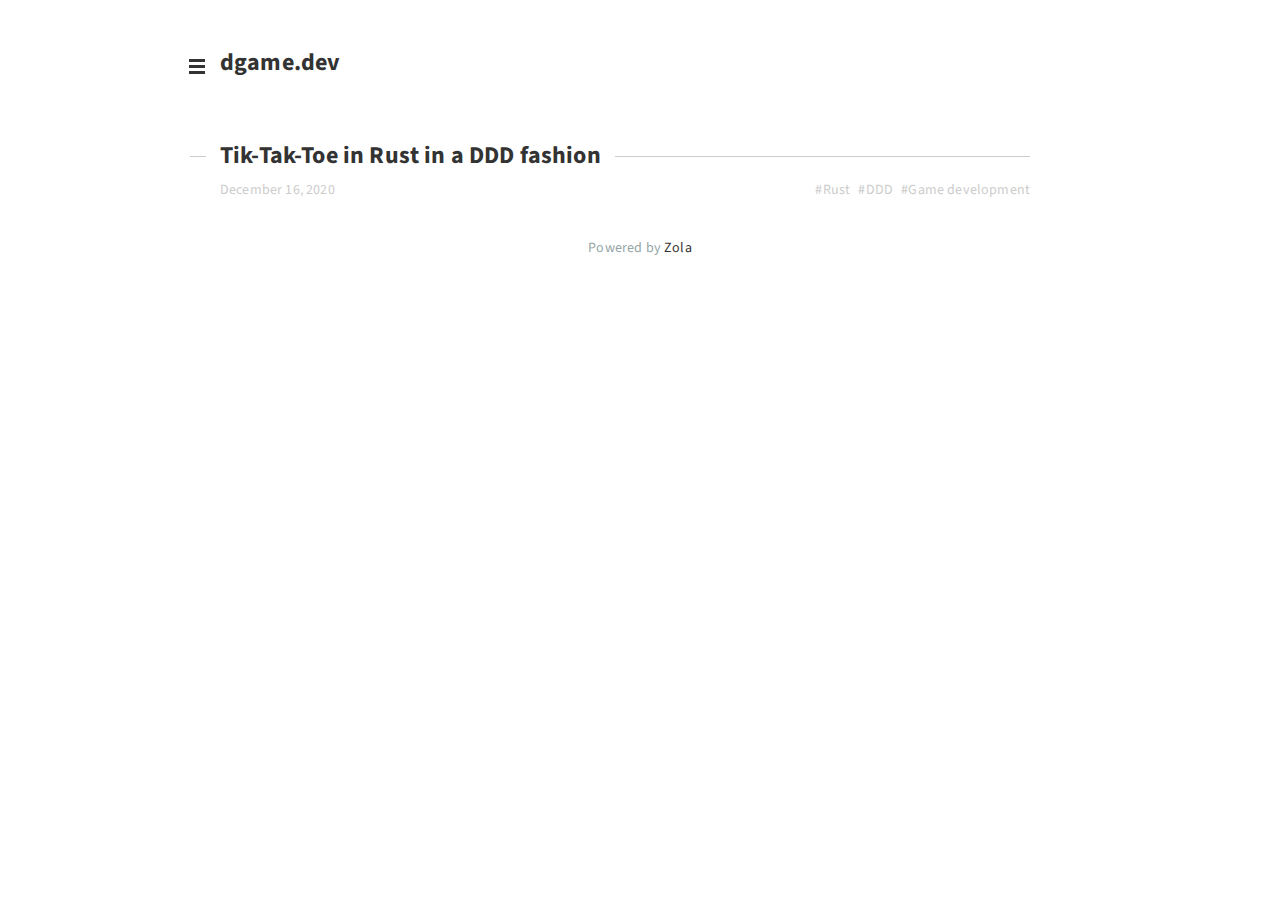
<file: tags/ddd/index.html>
<!DOCTYPE html>
<html lang="en">

<head>
    <meta http-equiv="content-type" content="text/html; charset=utf-8">
    <meta name="viewport" content="width=device-width, initial-scale=1.0, maximum-scale=1">
    <title>
#DDD &middot; dgame.dev
</title>
    <link rel="stylesheet" href="https:&#x2F;&#x2F;dgame.github.io&#x2F;blog&#x2F;slim.css">
    <link href='https://fonts.googleapis.com/css?family=Source+Sans+Pro:400,700|Source+Code+Pro' rel='stylesheet'
        type='text/css'>
    
    


</head>

<body>
    <div class="container">
        
<div class="header">
    <h1 class="site-title"><a href="https:&#x2F;&#x2F;dgame.github.io&#x2F;blog">dgame.dev</a></h1>
    <p class="site-tagline"></p>
    <div class="nav">
        <a class="nav-btn" href="#">
            <span class="ci ci-burger"></span>
        </a>
        <ul class="nav-list">
            
            <li class="spacer">&ac;</li>
            
            
            <li><a href="https://github.com/Dgame">Github</a></li>
            
            <li><a href="https://app.matched.io/profiles/d/3aa34e18-46c2-4fde-bb5a-a3cd0cfd13a9/">matched.io</a></li>
            
            
        </ul>
    </div>
</div>

        <div class="content">
            <div class="posts">
                



<div class="post">
    
<h2 class="post-title"><a href="https:&#x2F;&#x2F;dgame.github.io&#x2F;blog&#x2F;tik-take-toe-in-rust-in-a-ddd-fashion&#x2F;">Tik-Tak-Toe in Rust in a DDD fashion</a></h2>
<div class="post-header">
    <span class="post-date">December 16, 2020</span>
    
    <div class="post-tags">
        
        <span class="post-tag">#<a href="https://dgame.github.io/blog/tags/rust/">Rust</a></span>
        
        <span class="post-tag">#<a href="https://dgame.github.io/blog/tags/ddd/">DDD</a></span>
        
        <span class="post-tag">#<a href="https://dgame.github.io/blog/tags/game-development/">Game development</a></span>
        
    </div>
    
</div>

    
    
    
</div>




            </div>
            
        </div>
        
<div class="footer">
    
    <p>Powered by <a href="https://getzola.org">Zola</a></p>
    
</div>

    </div>
    <script src="https:&#x2F;&#x2F;dgame.github.io&#x2F;blog&#x2F;js&#x2F;slim.js"></script>
    
</body>

</html>
</file>
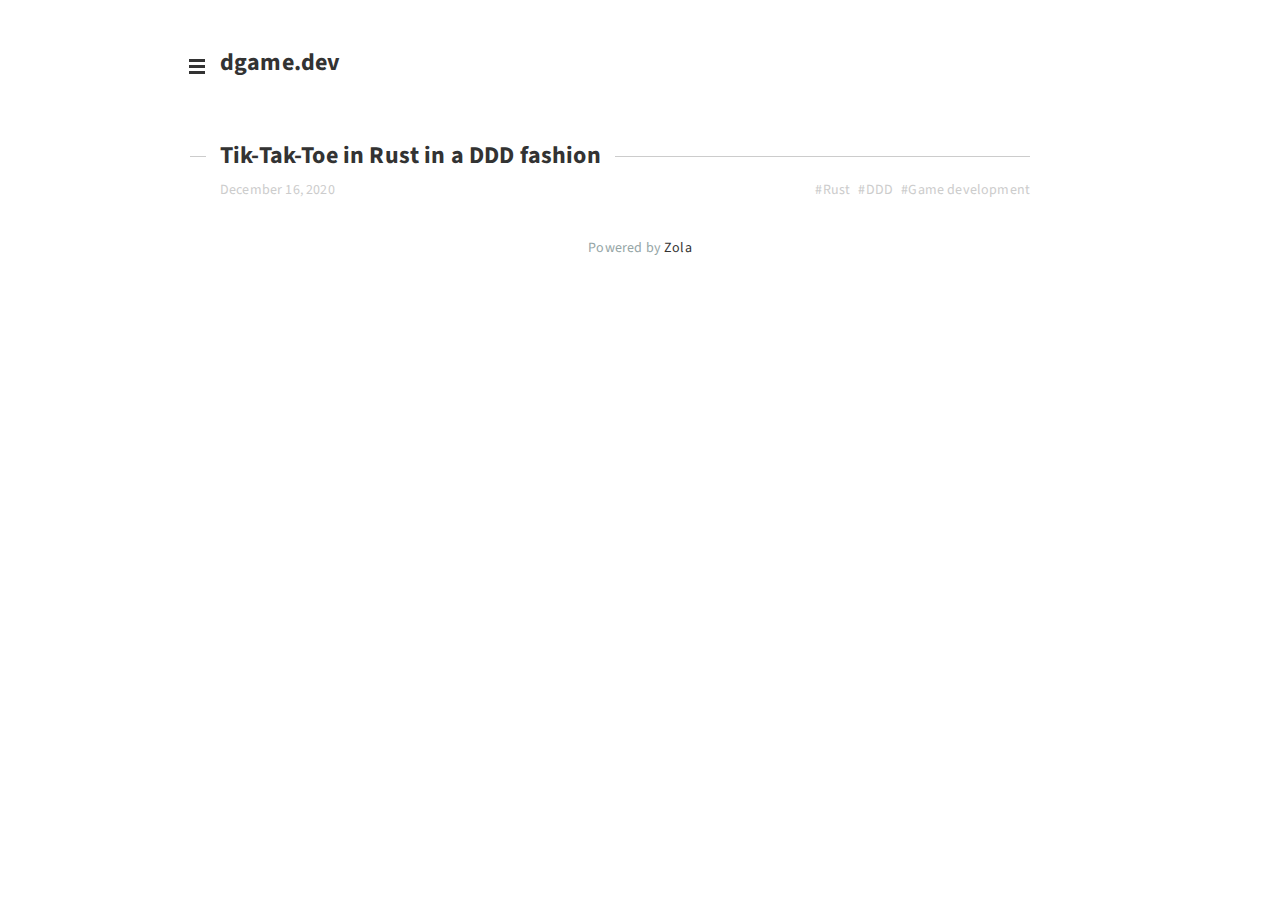
<file: tags/game-development/index.html>
<!DOCTYPE html>
<html lang="en">

<head>
    <meta http-equiv="content-type" content="text/html; charset=utf-8">
    <meta name="viewport" content="width=device-width, initial-scale=1.0, maximum-scale=1">
    <title>
#Game development &middot; dgame.dev
</title>
    <link rel="stylesheet" href="https:&#x2F;&#x2F;dgame.github.io&#x2F;blog&#x2F;slim.css">
    <link href='https://fonts.googleapis.com/css?family=Source+Sans+Pro:400,700|Source+Code+Pro' rel='stylesheet'
        type='text/css'>
    
    


</head>

<body>
    <div class="container">
        
<div class="header">
    <h1 class="site-title"><a href="https:&#x2F;&#x2F;dgame.github.io&#x2F;blog">dgame.dev</a></h1>
    <p class="site-tagline"></p>
    <div class="nav">
        <a class="nav-btn" href="#">
            <span class="ci ci-burger"></span>
        </a>
        <ul class="nav-list">
            
            <li class="spacer">&ac;</li>
            
            
            <li><a href="https://github.com/Dgame">Github</a></li>
            
            <li><a href="https://app.matched.io/profiles/d/3aa34e18-46c2-4fde-bb5a-a3cd0cfd13a9/">matched.io</a></li>
            
            
        </ul>
    </div>
</div>

        <div class="content">
            <div class="posts">
                



<div class="post">
    
<h2 class="post-title"><a href="https:&#x2F;&#x2F;dgame.github.io&#x2F;blog&#x2F;tik-take-toe-in-rust-in-a-ddd-fashion&#x2F;">Tik-Tak-Toe in Rust in a DDD fashion</a></h2>
<div class="post-header">
    <span class="post-date">December 16, 2020</span>
    
    <div class="post-tags">
        
        <span class="post-tag">#<a href="https://dgame.github.io/blog/tags/rust/">Rust</a></span>
        
        <span class="post-tag">#<a href="https://dgame.github.io/blog/tags/ddd/">DDD</a></span>
        
        <span class="post-tag">#<a href="https://dgame.github.io/blog/tags/game-development/">Game development</a></span>
        
    </div>
    
</div>

    
    
    
</div>




            </div>
            
        </div>
        
<div class="footer">
    
    <p>Powered by <a href="https://getzola.org">Zola</a></p>
    
</div>

    </div>
    <script src="https:&#x2F;&#x2F;dgame.github.io&#x2F;blog&#x2F;js&#x2F;slim.js"></script>
    
</body>

</html>
</file>
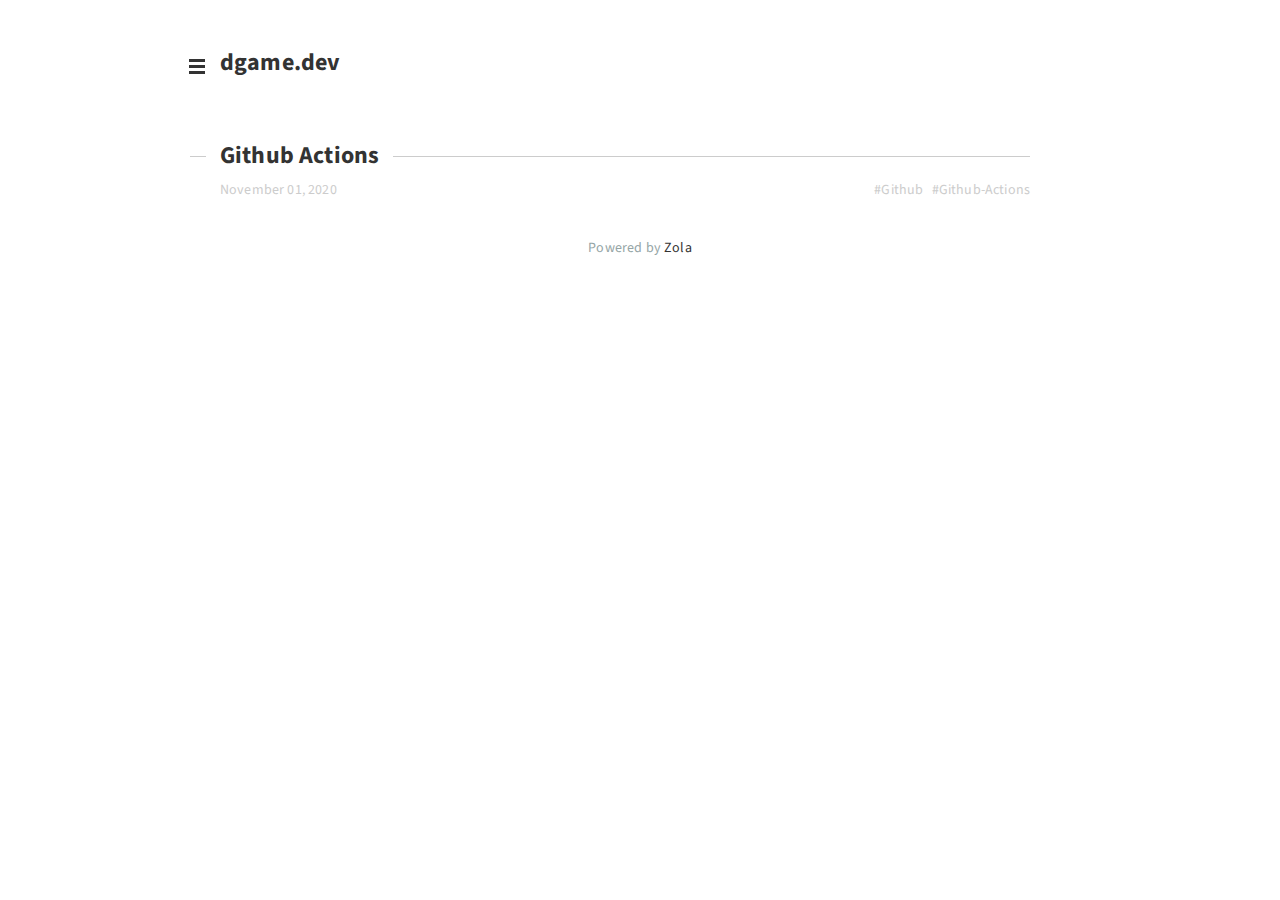
<file: tags/github-actions/index.html>
<!DOCTYPE html>
<html lang="en">

<head>
    <meta http-equiv="content-type" content="text/html; charset=utf-8">
    <meta name="viewport" content="width=device-width, initial-scale=1.0, maximum-scale=1">
    <title>
#Github-Actions &middot; dgame.dev
</title>
    <link rel="stylesheet" href="https:&#x2F;&#x2F;dgame.github.io&#x2F;blog&#x2F;slim.css">
    <link href='https://fonts.googleapis.com/css?family=Source+Sans+Pro:400,700|Source+Code+Pro' rel='stylesheet'
        type='text/css'>
    
    


</head>

<body>
    <div class="container">
        
<div class="header">
    <h1 class="site-title"><a href="https:&#x2F;&#x2F;dgame.github.io&#x2F;blog">dgame.dev</a></h1>
    <p class="site-tagline"></p>
    <div class="nav">
        <a class="nav-btn" href="#">
            <span class="ci ci-burger"></span>
        </a>
        <ul class="nav-list">
            
            <li class="spacer">&ac;</li>
            
            
            <li><a href="https://github.com/Dgame">Github</a></li>
            
            <li><a href="https://app.matched.io/profiles/d/3aa34e18-46c2-4fde-bb5a-a3cd0cfd13a9/">matched.io</a></li>
            
            
        </ul>
    </div>
</div>

        <div class="content">
            <div class="posts">
                



<div class="post">
    
<h2 class="post-title"><a href="https:&#x2F;&#x2F;dgame.github.io&#x2F;blog&#x2F;github-actions&#x2F;">Github Actions</a></h2>
<div class="post-header">
    <span class="post-date">November 01, 2020</span>
    
    <div class="post-tags">
        
        <span class="post-tag">#<a href="https://dgame.github.io/blog/tags/github/">Github</a></span>
        
        <span class="post-tag">#<a href="https://dgame.github.io/blog/tags/github-actions/">Github-Actions</a></span>
        
    </div>
    
</div>

    
    
    
</div>




            </div>
            
        </div>
        
<div class="footer">
    
    <p>Powered by <a href="https://getzola.org">Zola</a></p>
    
</div>

    </div>
    <script src="https:&#x2F;&#x2F;dgame.github.io&#x2F;blog&#x2F;js&#x2F;slim.js"></script>
    
</body>

</html>
</file>
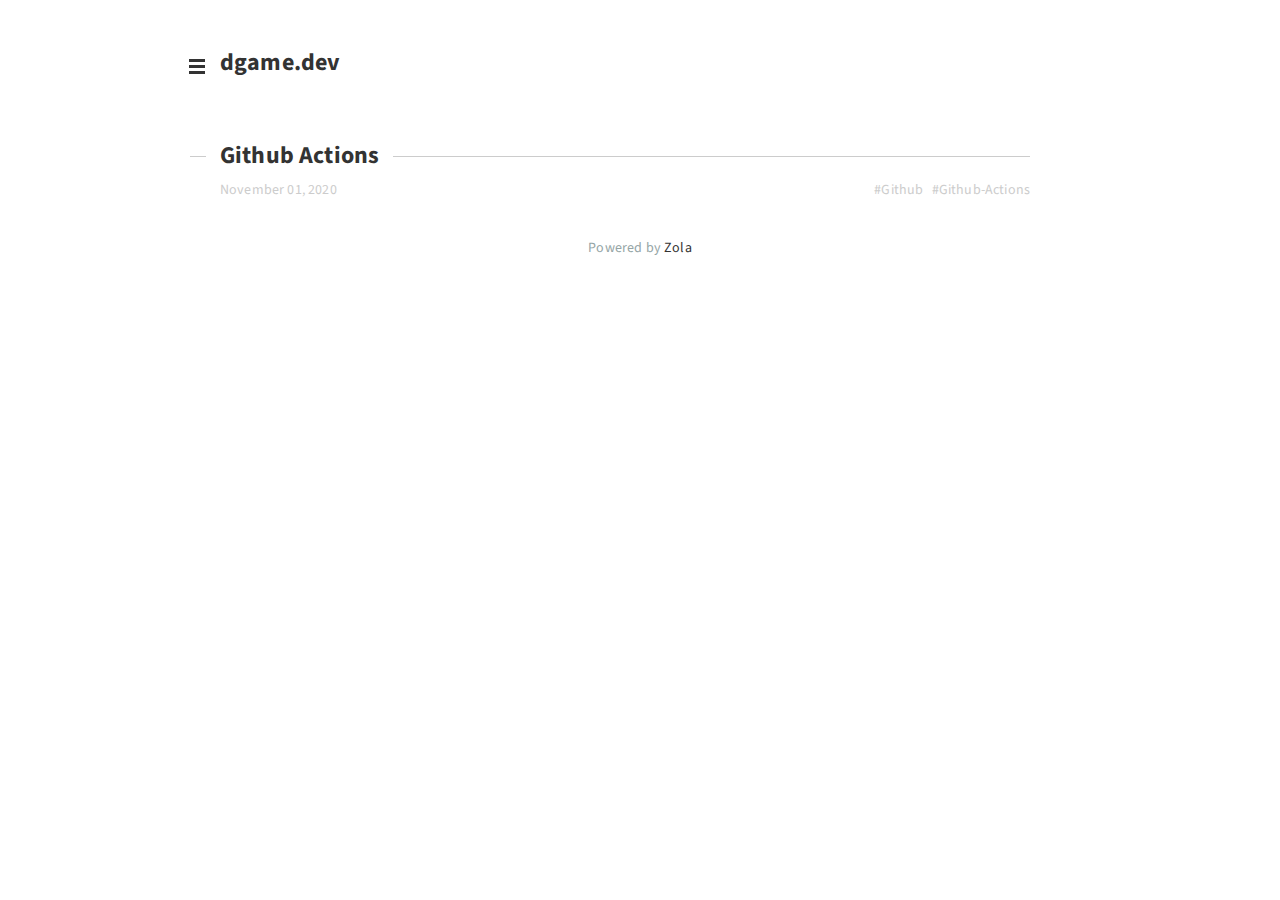
<file: tags/github/index.html>
<!DOCTYPE html>
<html lang="en">

<head>
    <meta http-equiv="content-type" content="text/html; charset=utf-8">
    <meta name="viewport" content="width=device-width, initial-scale=1.0, maximum-scale=1">
    <title>
#Github &middot; dgame.dev
</title>
    <link rel="stylesheet" href="https:&#x2F;&#x2F;dgame.github.io&#x2F;blog&#x2F;slim.css">
    <link href='https://fonts.googleapis.com/css?family=Source+Sans+Pro:400,700|Source+Code+Pro' rel='stylesheet'
        type='text/css'>
    
    


</head>

<body>
    <div class="container">
        
<div class="header">
    <h1 class="site-title"><a href="https:&#x2F;&#x2F;dgame.github.io&#x2F;blog">dgame.dev</a></h1>
    <p class="site-tagline"></p>
    <div class="nav">
        <a class="nav-btn" href="#">
            <span class="ci ci-burger"></span>
        </a>
        <ul class="nav-list">
            
            <li class="spacer">&ac;</li>
            
            
            <li><a href="https://github.com/Dgame">Github</a></li>
            
            <li><a href="https://app.matched.io/profiles/d/3aa34e18-46c2-4fde-bb5a-a3cd0cfd13a9/">matched.io</a></li>
            
            
        </ul>
    </div>
</div>

        <div class="content">
            <div class="posts">
                



<div class="post">
    
<h2 class="post-title"><a href="https:&#x2F;&#x2F;dgame.github.io&#x2F;blog&#x2F;github-actions&#x2F;">Github Actions</a></h2>
<div class="post-header">
    <span class="post-date">November 01, 2020</span>
    
    <div class="post-tags">
        
        <span class="post-tag">#<a href="https://dgame.github.io/blog/tags/github/">Github</a></span>
        
        <span class="post-tag">#<a href="https://dgame.github.io/blog/tags/github-actions/">Github-Actions</a></span>
        
    </div>
    
</div>

    
    
    
</div>




            </div>
            
        </div>
        
<div class="footer">
    
    <p>Powered by <a href="https://getzola.org">Zola</a></p>
    
</div>

    </div>
    <script src="https:&#x2F;&#x2F;dgame.github.io&#x2F;blog&#x2F;js&#x2F;slim.js"></script>
    
</body>

</html>
</file>
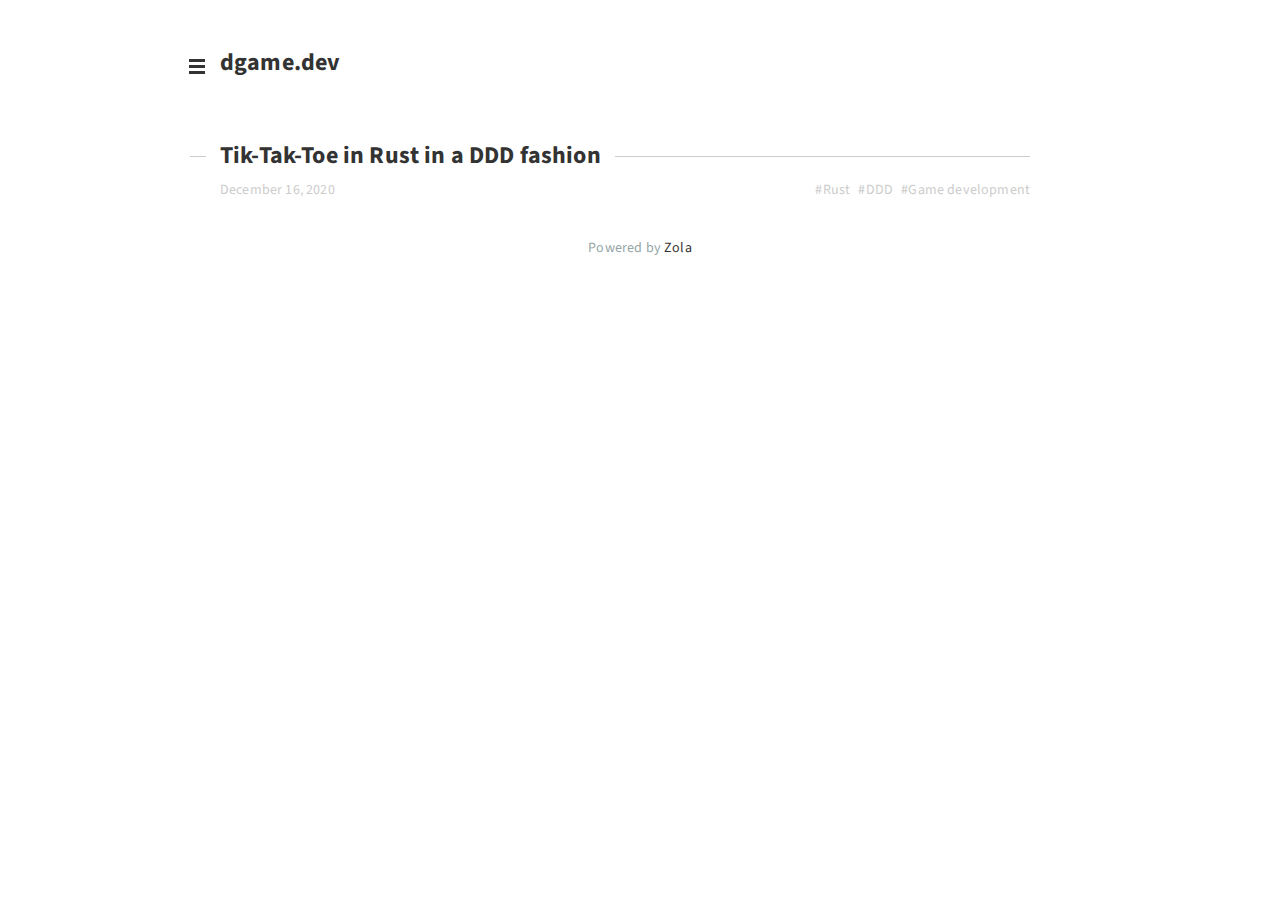
<file: tags/rust/index.html>
<!DOCTYPE html>
<html lang="en">

<head>
    <meta http-equiv="content-type" content="text/html; charset=utf-8">
    <meta name="viewport" content="width=device-width, initial-scale=1.0, maximum-scale=1">
    <title>
#Rust &middot; dgame.dev
</title>
    <link rel="stylesheet" href="https:&#x2F;&#x2F;dgame.github.io&#x2F;blog&#x2F;slim.css">
    <link href='https://fonts.googleapis.com/css?family=Source+Sans+Pro:400,700|Source+Code+Pro' rel='stylesheet'
        type='text/css'>
    
    


</head>

<body>
    <div class="container">
        
<div class="header">
    <h1 class="site-title"><a href="https:&#x2F;&#x2F;dgame.github.io&#x2F;blog">dgame.dev</a></h1>
    <p class="site-tagline"></p>
    <div class="nav">
        <a class="nav-btn" href="#">
            <span class="ci ci-burger"></span>
        </a>
        <ul class="nav-list">
            
            <li class="spacer">&ac;</li>
            
            
            <li><a href="https://github.com/Dgame">Github</a></li>
            
            <li><a href="https://app.matched.io/profiles/d/3aa34e18-46c2-4fde-bb5a-a3cd0cfd13a9/">matched.io</a></li>
            
            
        </ul>
    </div>
</div>

        <div class="content">
            <div class="posts">
                



<div class="post">
    
<h2 class="post-title"><a href="https:&#x2F;&#x2F;dgame.github.io&#x2F;blog&#x2F;tik-take-toe-in-rust-in-a-ddd-fashion&#x2F;">Tik-Tak-Toe in Rust in a DDD fashion</a></h2>
<div class="post-header">
    <span class="post-date">December 16, 2020</span>
    
    <div class="post-tags">
        
        <span class="post-tag">#<a href="https://dgame.github.io/blog/tags/rust/">Rust</a></span>
        
        <span class="post-tag">#<a href="https://dgame.github.io/blog/tags/ddd/">DDD</a></span>
        
        <span class="post-tag">#<a href="https://dgame.github.io/blog/tags/game-development/">Game development</a></span>
        
    </div>
    
</div>

    
    
    
</div>




            </div>
            
        </div>
        
<div class="footer">
    
    <p>Powered by <a href="https://getzola.org">Zola</a></p>
    
</div>

    </div>
    <script src="https:&#x2F;&#x2F;dgame.github.io&#x2F;blog&#x2F;js&#x2F;slim.js"></script>
    
</body>

</html>
</file>
